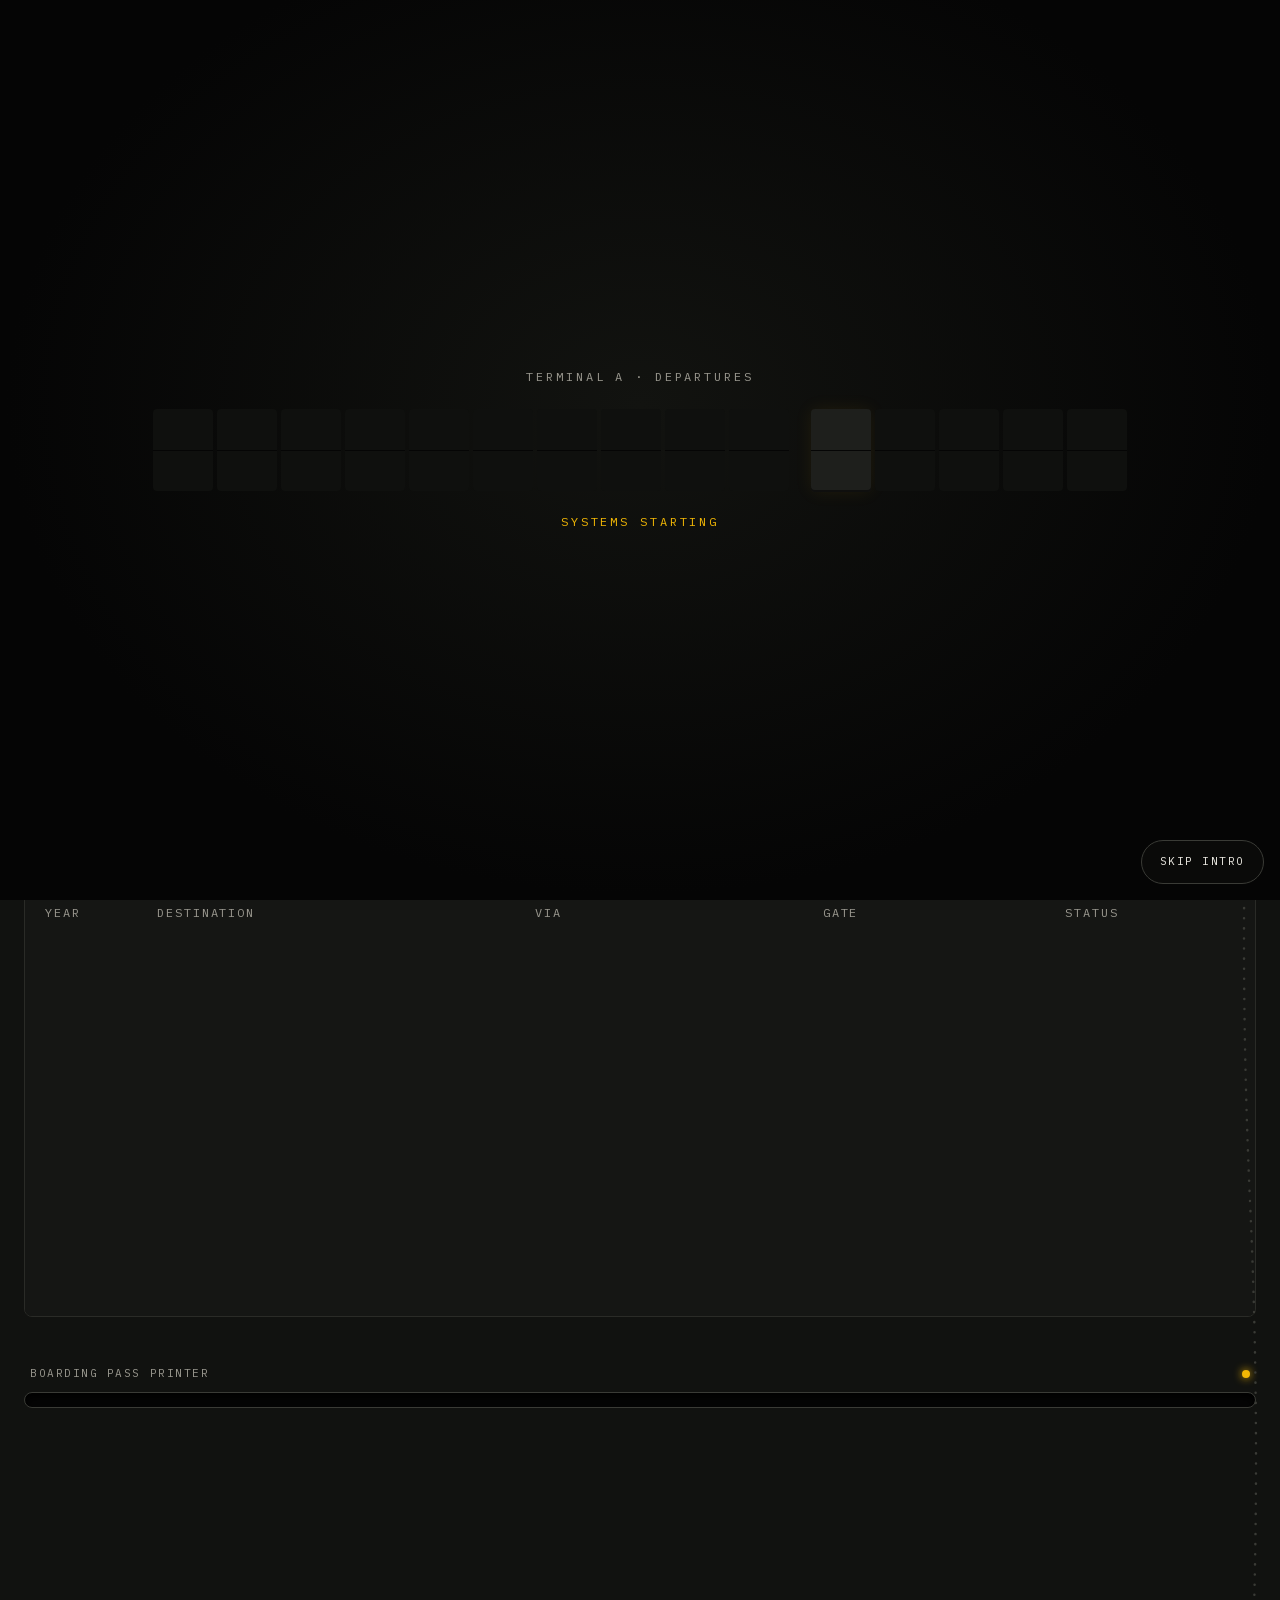
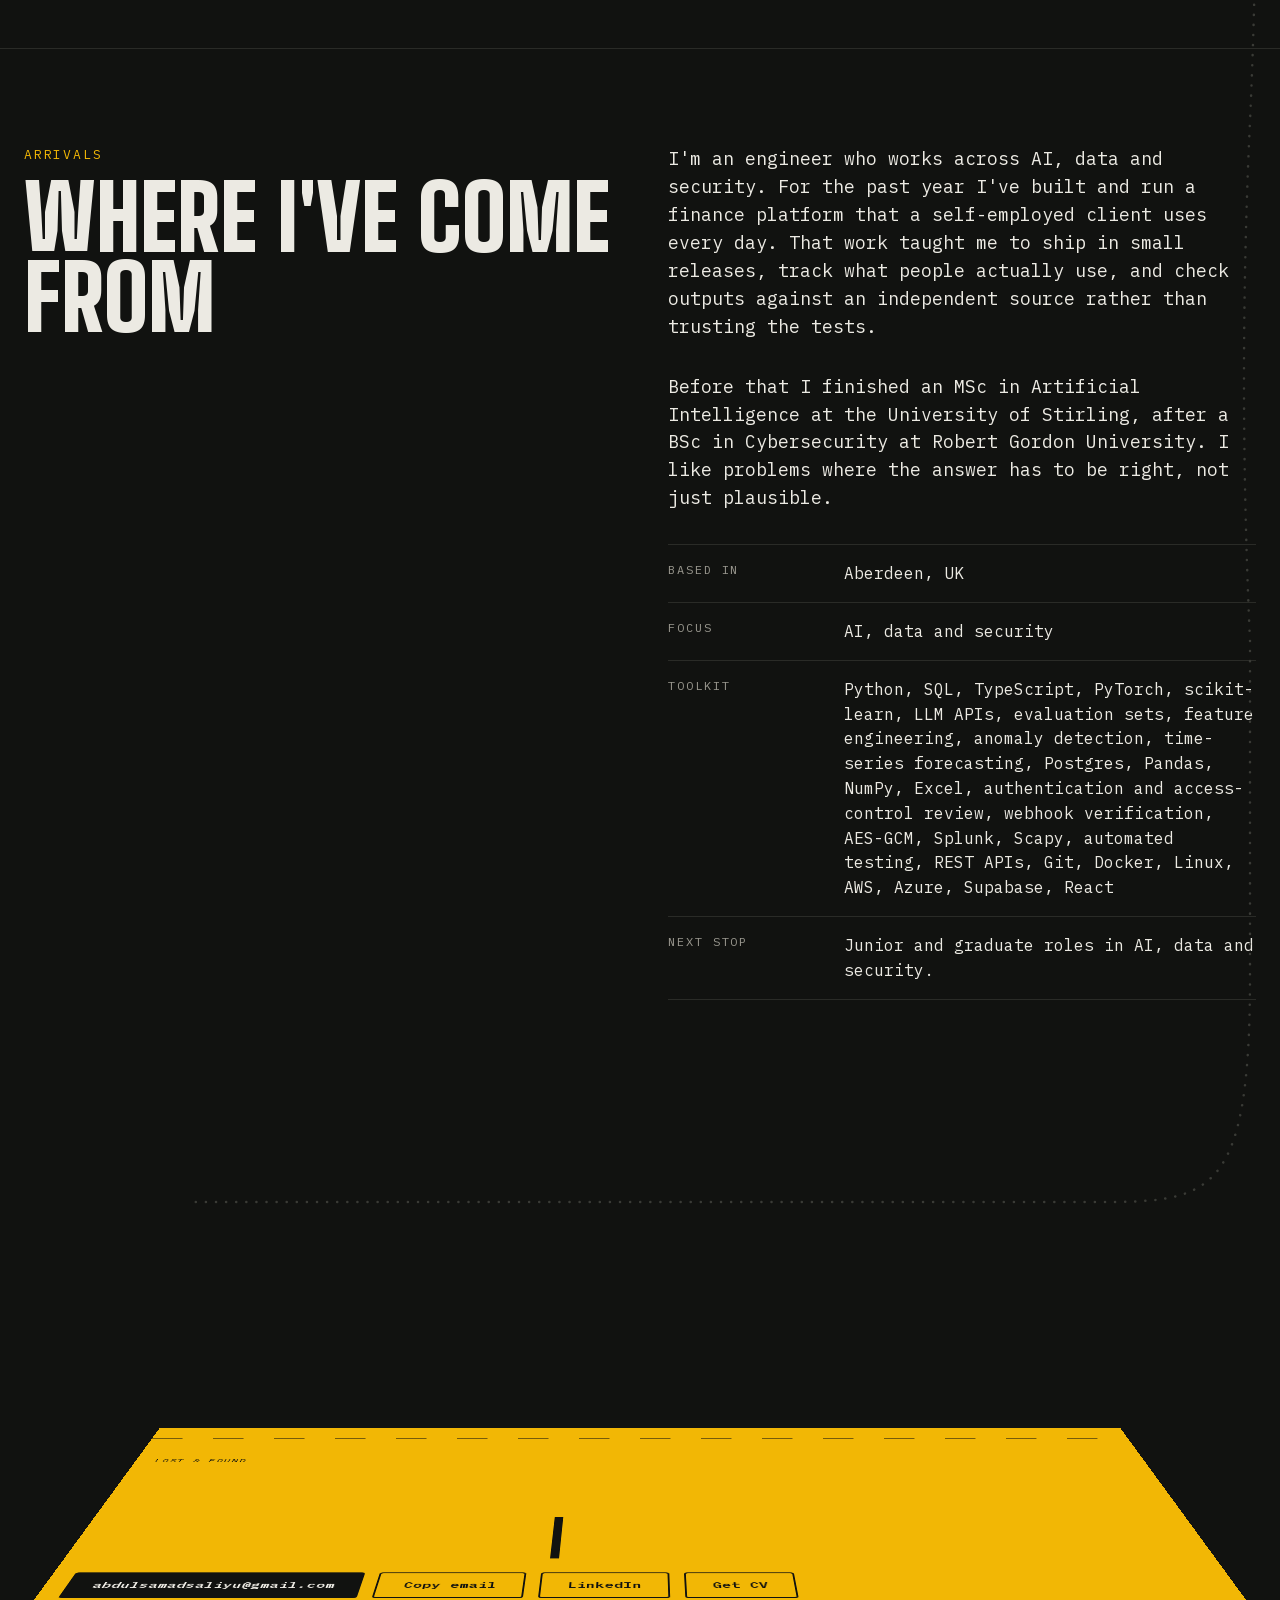
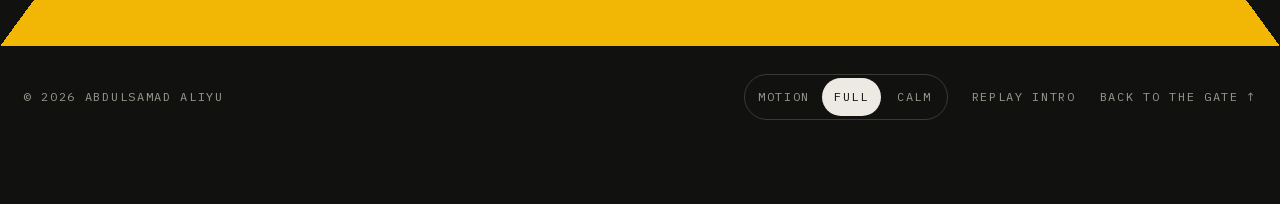
<file: index.html>
<!doctype html>
<!-- Home page. Generated from departures/index.html by tools/sync-html.js: edit that file, then run the tool. -->
<html lang="en-GB">
<head>
  <meta charset="utf-8">
  <meta name="viewport" content="width=device-width, initial-scale=1">
  <title>Abdulsamad Aliyu, AI, data and security engineer</title>
  <meta name="description" content="Projects in AI, data and security: a finance platform in daily use, an evaluated text-to-SQL agent, and machine learning on 50,000-record datasets.">
  <meta http-equiv="Content-Security-Policy" content="default-src 'self'; script-src 'self'; style-src 'self'; font-src 'self'; img-src 'self' data:; connect-src 'self'; manifest-src 'self'; worker-src 'self'; object-src 'none'; base-uri 'self'; form-action 'none'">
  <meta name="referrer" content="strict-origin-when-cross-origin">
  <meta name="theme-color" content="#111210">
  <meta property="og:type" content="website">
  <meta property="og:title" content="Abdulsamad Aliyu, AI, data and security engineer">
  <meta property="og:description" content="Projects in AI, data and security: a finance platform in daily use, an evaluated text-to-SQL agent, and machine learning on 50,000-record datasets.">
  <meta name="twitter:card" content="summary_large_image">
  <meta name="twitter:title" content="Abdulsamad Aliyu, AI, data and security engineer">
  <meta name="twitter:description" content="Projects in AI, data and security: a finance platform in daily use, an evaluated text-to-SQL agent, and machine learning on 50,000-record datasets.">
  <!-- site-url: canonical, og:url and absolute image URLs. Run: node tools/set-domain.js https://your-domain -->
  <link rel="canonical" href="https://abdulsamad05.github.io/">
  <meta property="og:url" content="https://abdulsamad05.github.io/">
  <meta property="og:image" content="https://abdulsamad05.github.io/assets/departures/og.png">
  <meta name="twitter:image" content="https://abdulsamad05.github.io/assets/departures/og.png">
  <!-- /site-url -->
  <link rel="icon" href="assets/departures/favicon.svg" type="image/svg+xml">
  <link rel="icon" href="assets/departures/favicon-32.png" sizes="32x32" type="image/png">
  <link rel="apple-touch-icon" href="assets/departures/apple-touch-icon.png">
  <link rel="manifest" href="manifest.webmanifest">
  <link rel="preload" href="assets/fonts/big-shoulders-display-latin.woff2" as="font" type="font/woff2" crossorigin>
  <link rel="stylesheet" href="assets/fonts/departures.css">
  <link rel="stylesheet" href="departures/styles.css">
  <link rel="stylesheet" href="shared/print.css" media="print">
  <script src="departures/boot.js"></script>
  <script type="application/ld+json">
  {
    "@context": "https://schema.org",
    "@graph": [
      {"@type":"Person","@id":"#me","name":"Abdulsamad Aliyu","jobTitle":"AI, data and security engineer","description":"I build software people rely on, and I check the numbers before anyone else has to.","address":{"@type":"PostalAddress","addressLocality":"Aberdeen","addressCountry":"GB"},"alumniOf":[{"@type":"CollegeOrUniversity","name":"University of Stirling"},{"@type":"CollegeOrUniversity","name":"The Robert Gordon University"}],"sameAs":["https://www.linkedin.com/in/abdulsamad-aliyu-shehu-"],"knowsAbout":["Python","SQL","TypeScript","PyTorch","scikit-learn","LLM APIs","evaluation sets","feature engineering","anomaly detection","time-series forecasting","Postgres","Pandas","NumPy","Excel","authentication and access-control review","webhook verification","AES-GCM","Splunk","Scapy","automated testing","REST APIs","Git","Docker","Linux","AWS","Azure","Supabase","React"]},
      {"@type":"CreativeWork","@id":"#finance-platform","name":"Finance platform in daily use","description":"A platform a self-employed client uses every day for income, invoices, expenses and UK tax.","keywords":"Python, SQL, Postgres, TypeScript, Supabase","creator":{"@id":"#me"}},
      {"@type":"CreativeWork","@id":"#text-to-sql","name":"Ask a database in plain English","description":"An agent that turns plain-English questions into SQL, tested against its own gold-labelled question set.","keywords":"Python, SQL, LLM APIs","creator":{"@id":"#me"}},
      {"@type":"CreativeWork","@id":"#customer-value","name":"Customer lifetime value and churn","description":"Lifetime-value and churn models on 1,067,371 transaction lines from a UK online retailer, a public dataset (UCI Online Retail II).","keywords":"Python, Pandas, SciPy, scikit-learn","creator":{"@id":"#me"}},
      {"@type":"CreativeWork","@id":"#predictive-models","name":"Churn, fraud and phishing models","description":"Classification models on 50,000 customer records and 50,000+ emails.","keywords":"Python, scikit-learn, Pandas","creator":{"@id":"#me"}},
      {"@type":"CreativeWork","@id":"#anomaly-detection","name":"Anomaly detection on event data","description":"Anomaly detection and forecasting on 50,000 unlabelled events arriving in six inconsistent formats.","keywords":"Python, scikit-learn (Isolation Forest), SARIMA","creator":{"@id":"#me"}}
    ]
  }
  </script>
</head>
<body>
  <div class="intro" id="intro" aria-hidden="true">
    <div class="intro-scan"></div>
    <div class="intro-board">
      <div class="intro-sub">Terminal A · Departures</div>
      <div class="intro-tiles" id="introTiles"></div>
      <div class="intro-sub intro-status" id="introStatus">Systems starting</div>
    </div>
  </div>
  <button type="button" class="intro-skip" id="introSkip">Skip intro</button>

  <a class="skip" href="#work">Skip to projects</a>
  <p id="live" class="sr-only" role="status" aria-live="polite"></p>

  <div class="ticker" id="tickerBar" role="region" aria-label="Announcements">
    <span class="ticker-tag">Announcements</span>
    <div class="ticker-viewport"><div class="ticker-track" id="ticker"></div></div>
    <button type="button" class="ticker-pause" id="tickerPause" aria-pressed="false" aria-label="Pause announcements">
      <svg class="i-pause" width="14" height="14" viewBox="0 0 24 24" fill="none" stroke="currentColor" stroke-width="2.5" stroke-linecap="round" aria-hidden="true"><path d="M9 5v14M15 5v14"/></svg>
      <svg class="i-play" width="14" height="14" viewBox="0 0 24 24" fill="none" stroke="currentColor" stroke-width="2.5" stroke-linejoin="round" aria-hidden="true"><path d="M7 4l13 8-13 8V4z"/></svg>
    </button>
  </div>

  <header class="site-header">
    <div class="wrap header-inner">
      <a href="#top" class="brand">
        <span class="brand-mark">AA</span>
        <span class="eyebrow">Terminal A · Portfolio</span>
      </a>
      <nav aria-label="Main" class="nav">
        <a href="#work">Departures</a>
        <a href="#about">Arrivals</a>
        <a href="#contact">Lost &amp; found</a>
      </nav>
      <div class="clock">
        <span class="muted eyebrow">Your local time</span>
        <span id="clock" class="clock-time">--:--</span>
      </div>
    </div>
  </header>

  <main>
    <section id="top" class="wrap hero">
      <div class="boarding eyebrow">
        <span class="dot blink" aria-hidden="true"></span>
        <span>Now boarding</span>
      </div>
      <h1 class="display hero-title">Abdulsamad<br>Aliyu</h1>
      <div class="hero-foot">
        <p class="lede" data-field="identity.intro">I build software people rely on, and I check the numbers before anyone else has to.</p>
        <div class="actions">
          <a href="#work" class="btn btn-accent">See the board
            <svg width="18" height="18" viewBox="0 0 24 24" fill="none" stroke="currentColor" stroke-width="2" stroke-linecap="round" stroke-linejoin="round" aria-hidden="true"><path d="M12 5v14M5 12l7 7 7-7"/></svg>
          </a>
          <a href="#contact" class="btn btn-ghost">Get in touch</a>
        </div>
      </div>
    </section>

    <section id="work" class="wrap work">
      <div class="work-head">
        <div class="stack">
          <span class="eyebrow muted" title="Keyboard: Up and Down move through the board, Enter opens a flight, Esc closes it">Selected work · click a flight</span>
          <p class="sr-only">Keyboard: Up and Down move through the board, Enter opens a flight, Esc closes it.</p>
          <h2 class="tiles" aria-label="Departures"><span class="tile" aria-hidden="true">D</span><span class="tile" aria-hidden="true">E</span><span class="tile" aria-hidden="true">P</span><span class="tile" aria-hidden="true">A</span><span class="tile" aria-hidden="true">R</span><span class="tile" aria-hidden="true">T</span><span class="tile" aria-hidden="true">U</span><span class="tile" aria-hidden="true">R</span><span class="tile" aria-hidden="true">E</span><span class="tile" aria-hidden="true">S</span></h2>
        </div>
        <div id="filters" class="filters" role="group" aria-label="Filter by status"><button type="button" class="chip" data-filter="all" aria-pressed="true">All flights</button><button type="button" class="chip" data-filter="shipped" aria-pressed="false">Departed</button><button type="button" class="chip" data-filter="progress" aria-pressed="false">Boarding</button><button type="button" class="chip" data-filter="concept" aria-pressed="false">On hold</button></div>
      </div>

      <div class="board" id="board">
        <div class="board-inner">
          <div class="board-head grid-cols" aria-hidden="true">
            <span>Year</span><span>Destination</span><span>Via</span><span>Gate</span><span>Status</span>
          </div>
          <div id="rows" class="rows">
    <button type="button" class="row" data-id="finance-platform" data-status="shipped" aria-pressed="true">
      <span class="row-year">2025–present</span>
      <span class="row-name"><span class="sr-only">Finance platform in daily use</span><span class="flap" aria-hidden="true">Finance platform in daily use</span></span>
      <span class="soft">Python, SQL, Postgres, TypeScript, Supabase</span>
      <span class="soft">A1</span>
      <span class="status"><span class="status-dot " aria-hidden="true"></span><span class="status-label"><span class="sr-only">Departed</span><span class="flap" aria-hidden="true">Departed</span></span></span>
    </button>
    <button type="button" class="row" data-id="text-to-sql" data-status="shipped" aria-pressed="false">
      <span class="row-year">2025</span>
      <span class="row-name"><span class="sr-only">Ask a database in plain English</span><span class="flap" aria-hidden="true">Ask a database in plain English</span></span>
      <span class="soft">Python, SQL, LLM APIs</span>
      <span class="soft">A2</span>
      <span class="status"><span class="status-dot " aria-hidden="true"></span><span class="status-label"><span class="sr-only">Departed</span><span class="flap" aria-hidden="true">Departed</span></span></span>
    </button>
    <button type="button" class="row" data-id="customer-value" data-status="shipped" aria-pressed="false">
      <span class="row-year">2026</span>
      <span class="row-name"><span class="sr-only">Customer lifetime value and churn</span><span class="flap" aria-hidden="true">Customer lifetime value and churn</span></span>
      <span class="soft">Python, Pandas, SciPy, scikit-learn</span>
      <span class="soft">A3</span>
      <span class="status"><span class="status-dot " aria-hidden="true"></span><span class="status-label"><span class="sr-only">Departed</span><span class="flap" aria-hidden="true">Departed</span></span></span>
    </button>
    <button type="button" class="row" data-id="predictive-models" data-status="shipped" aria-pressed="false">
      <span class="row-year">2024–2025</span>
      <span class="row-name"><span class="sr-only">Churn, fraud and phishing models</span><span class="flap" aria-hidden="true">Churn, fraud and phishing models</span></span>
      <span class="soft">Python, scikit-learn, Pandas</span>
      <span class="soft">A4</span>
      <span class="status"><span class="status-dot " aria-hidden="true"></span><span class="status-label"><span class="sr-only">Departed</span><span class="flap" aria-hidden="true">Departed</span></span></span>
    </button>
    <button type="button" class="row" data-id="anomaly-detection" data-status="shipped" aria-pressed="false">
      <span class="row-year">2024–2025</span>
      <span class="row-name"><span class="sr-only">Anomaly detection on event data</span><span class="flap" aria-hidden="true">Anomaly detection on event data</span></span>
      <span class="soft">Python, scikit-learn (Isolation Forest), SARIMA</span>
      <span class="soft">A5</span>
      <span class="status"><span class="status-dot " aria-hidden="true"></span><span class="status-label"><span class="sr-only">Departed</span><span class="flap" aria-hidden="true">Departed</span></span></span>
    </button></div>
          <p id="empty" class="empty muted" hidden>No flights with this status yet.</p>
        </div>
      </div>
    </section>

    <section class="wrap pass-wrap" aria-label="Selected project">
      <div class="printer" id="printer">
        <div class="slot-head eyebrow muted" aria-hidden="true">
          <span>Boarding pass printer</span>
          <span class="slot-led"></span>
        </div>
        <div class="slot" aria-hidden="true"></div>
        <div class="paper">
          <article id="pass" class="pass waiting">
    <div class="pass-main">
      <div class="pass-meta"><span>Boarding pass · 6 security weaknesses found and fixed</span><span>Flight AA101</span></div>
      <h3 class="display pass-title"><span class="sr-only">Finance platform in daily use</span><span class="flap" aria-hidden="true">Finance platform in daily use</span></h3>
      <p class="pass-summary">A platform a self-employed client uses every day for income, invoices, expenses and UK tax.</p>
      <div class="pass-grid">
        <div><span class="label">The problem</span><span>My client was running her finances from spreadsheets. She needed one place for income, invoicing, expenses and tax that she could trust.</span></div>
        <div><span class="label">What I did</span><span>Combined three data sources into one structure: a direct bank feed, photographed receipts read with OCR, and forwarded invoice emails.</span><span>Shipped four AI features in small releases: receipt OCR with categorisation, invoice filling from forwarded emails, overdue-invoice chasing and savings plans.</span></div>
        <div><span class="label">Outcome</span><span>Tracked use after release. Two AI features are used constantly and one is barely touched, and that changed what I built next.</span><span>Caught a tax figure that was wrong while every automated test passed, by checking the output against published HMRC guidance, then corrected the logic.</span><span>Found and fixed six security weaknesses, including a login with no attempt limit, nine routes reachable without signing in, and a webhook that would accept a forged message.</span><span>Traced a live incident where an email loop sent over 400 messages and fixed it the same day.</span></div>
      </div>
    </div>
    <div class="pass-stub">
      <div class="stub-grid">
        <div><span class="label">Year</span><strong>2025–present</strong></div>
        <div><span class="label">Status</span><strong class="pass-status">Departed</strong></div>
        <div><span class="label">Gate</span><strong>A1</strong></div>
        <div><span class="label">Via</span><strong>Python, SQL, Postgres, TypeScript, Supabase</strong></div>
      </div>
      <div class="barcode" aria-hidden="true"></div>
      
    </div></article>
        </div>
      </div>
    </section>

    <section id="about" class="about">
      <div class="wrap two-col">
        <div class="stack">
          <span class="eyebrow accent">Arrivals</span>
          <h2 class="display section-title">Where I've come from</h2>
        </div>
        <div class="stack-lg">
          <p class="body-lg" data-field="about.0">I'm an engineer who works across AI, data and security. For the past year I've built and run a finance platform that a self-employed client uses every day. That work taught me to ship in small releases, track what people actually use, and check outputs against an independent source rather than trusting the tests.</p>
          <p class="body-lg" data-field="about.1">Before that I finished an MSc in Artificial Intelligence at the University of Stirling, after a BSc in Cybersecurity at Robert Gordon University. I like problems where the answer has to be right, not just plausible.</p>
          <dl class="facts">
            <div><dt>Based in</dt><dd data-field="identity.city">Aberdeen, UK</dd></div>
            <div><dt>Focus</dt><dd data-field="identity.focus">AI, data and security</dd></div>
            <div><dt>Toolkit</dt><dd data-field="skills.all">Python, SQL, TypeScript, PyTorch, scikit-learn, LLM APIs, evaluation sets, feature engineering, anomaly detection, time-series forecasting, Postgres, Pandas, NumPy, Excel, authentication and access-control review, webhook verification, AES-GCM, Splunk, Scapy, automated testing, REST APIs, Git, Docker, Linux, AWS, Azure, Supabase, React</dd></div>
            <div><dt>Next stop</dt><dd data-field="identity.seeking">Junior and graduate roles in AI, data and security.</dd></div>
          </dl>
        </div>
      </div>
    </section>

    <section id="contact" class="contact">
      <div class="runway" aria-hidden="true"></div>
      <div class="wrap stack-lg">
        <span class="eyebrow" id="lostFound">Lost &amp; found</span>
        <h2 class="display contact-title" id="landTitle">Looking for someone? Say hello.</h2>
        <div class="actions">
          <a href="mailto:abdulsamadsaliyu@gmail.com" class="btn btn-dark" data-link="email" data-field="contact.email">abdulsamadsaliyu@gmail.com</a>
          <button type="button" class="btn btn-outline-dark copy-btn" id="copyEmail">Copy email<span class="stamp-mark" aria-hidden="true">Copied ✓</span></button>
          <a href="https://www.linkedin.com/in/abdulsamad-aliyu-shehu-" class="btn btn-outline-dark" data-link="linkedin" target="_blank" rel="noopener noreferrer">LinkedIn</a>
          <a class="btn btn-outline-dark" data-link="github" hidden>GitHub</a>
          <a class="btn btn-outline-dark" data-link="cv" hidden>Get CV</a>
        </div>
      </div>
    </section>
  </main>

  <footer class="wrap footer eyebrow muted">
    <span>© <span id="year">2026</span> Abdulsamad Aliyu</span>
    <div class="footer-controls">
      <div class="motion-switch" role="group" aria-label="Motion">
        <span>Motion</span>
        <button type="button" data-motion="full" aria-pressed="true">Full</button>
        <button type="button" data-motion="calm" aria-pressed="false">Calm</button>
      </div>
      <button type="button" class="replay" id="replayIntro">Replay intro</button>
      <a href="#top">Back to the gate ↑</a>
    </div>
  </footer>

  <!-- decorative layers, filled in by extras.js -->
  <div id="flight" class="flight" aria-hidden="true" hidden>
    <svg id="flightSvg">
      <defs><mask id="flownMask" maskUnits="userSpaceOnUse"><path id="flownMaskPath" fill="none" stroke="#fff" stroke-width="8"/></mask></defs>
      <path id="route" class="route" fill="none"/>
      <path id="routeFlown" class="route-flown" fill="none" mask="url(#flownMask)"/>
      <g id="plane" class="plane">
        <path d="M13 0c0-1.4-1.6-2.4-4-2.4H-10c-1.4 0-2.4 1-2.4 2.4s1 2.4 2.4 2.4H9c2.4 0 4-1 4-2.4z M3-2.2L-3-12h-3.2l2.4 9.8z M3 2.2L-3 12h-3.2l2.4-9.8z M-8-2.2l-3.4-5h-2l1.4 5z M-8 2.2l-3.4 5h-2l1.4-5z"/>
      </g>
    </svg>
  </div>
  <div id="ghost" class="ghost" aria-hidden="true"></div>
  <button type="button" id="soundToggle" class="sound-toggle" aria-pressed="false" aria-label="Sound">
    <svg width="18" height="18" viewBox="0 0 24 24" fill="none" stroke="currentColor" stroke-width="2" stroke-linecap="round" stroke-linejoin="round" aria-hidden="true"><path d="M11 5L6 9H3v6h3l5 4V5z"/><path class="wave" d="M15.5 8.5a5 5 0 0 1 0 7"/><path class="wave" d="M18.5 5.5a9 9 0 0 1 0 13"/><path class="mute" d="M16 9l6 6M22 9l-6 6"/></svg>
    <span class="sound-label">Sound off</span>
  </button>

  <script src="shared/content.js" defer></script>
  <script src="shared/site.js" defer></script>
  <script src="departures/script.js" defer></script>
  <script src="departures/extras.js" defer></script>
</body>
</html>
</file>
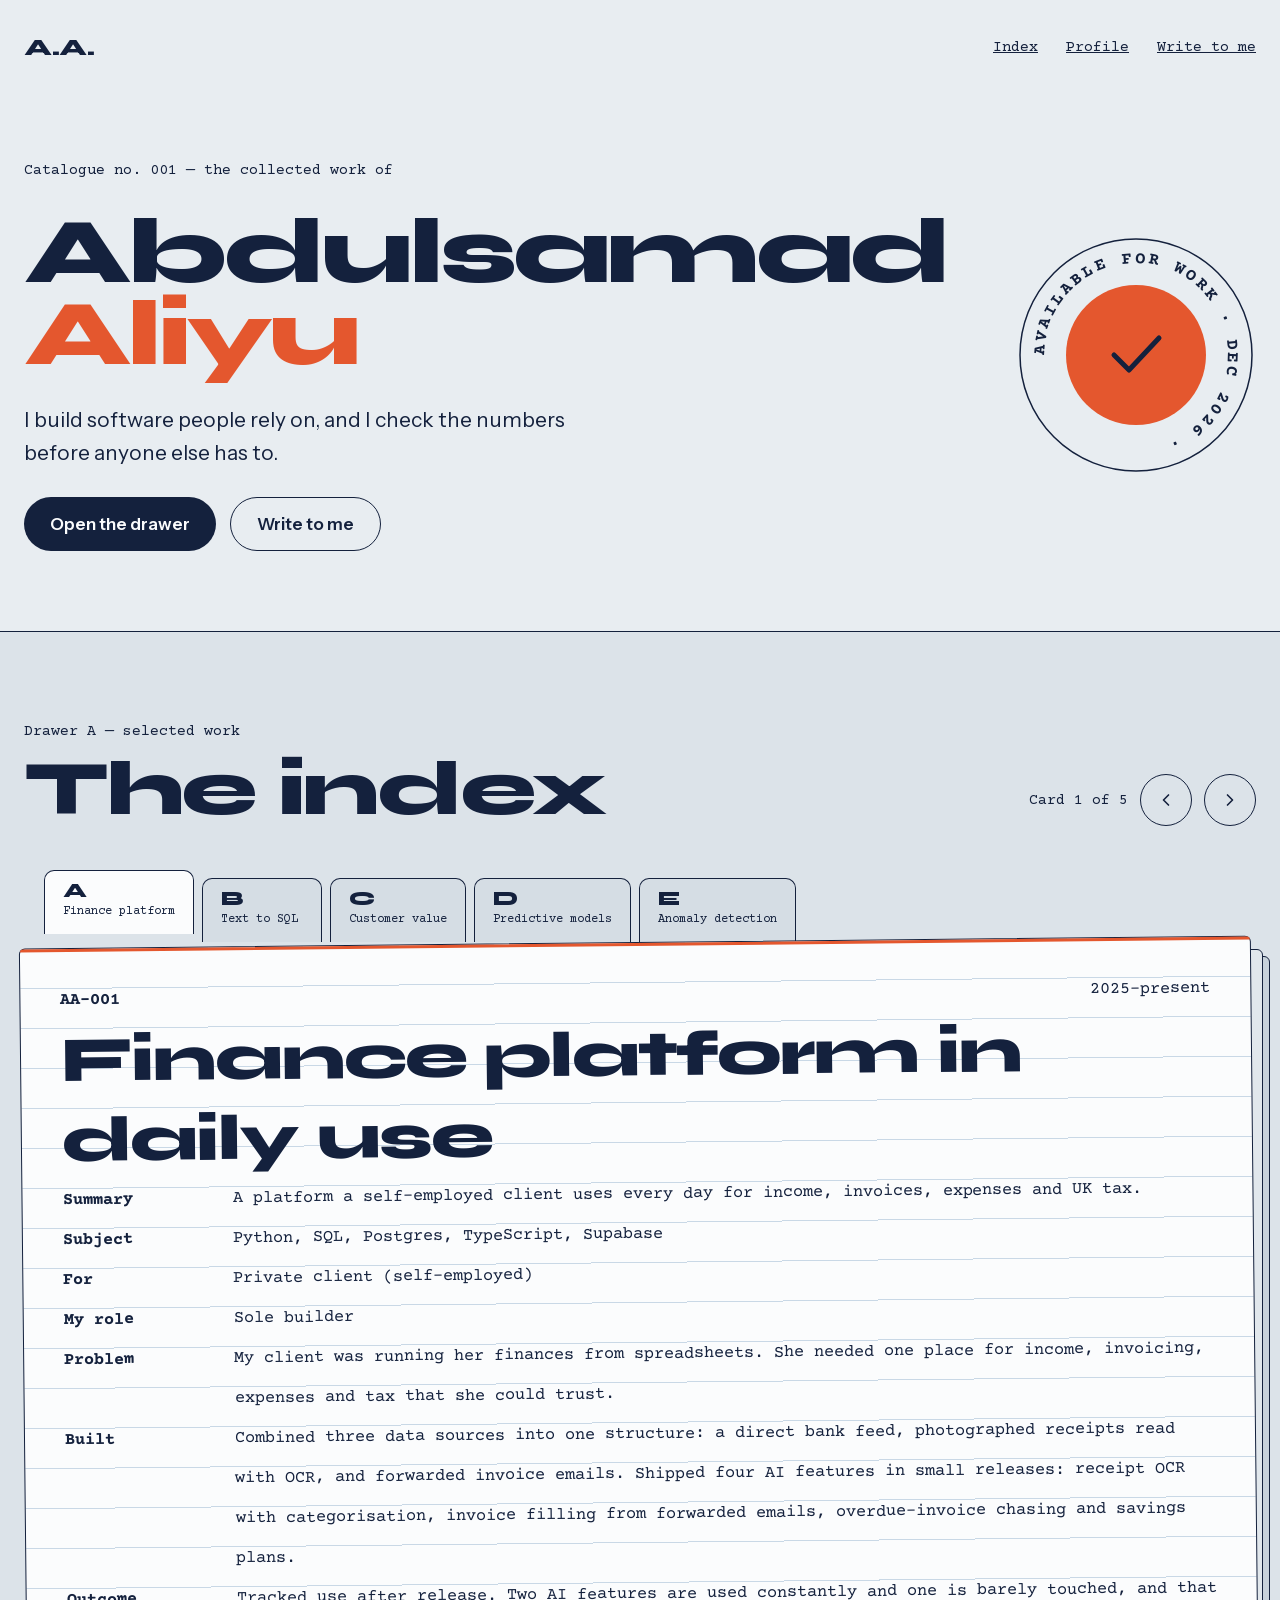
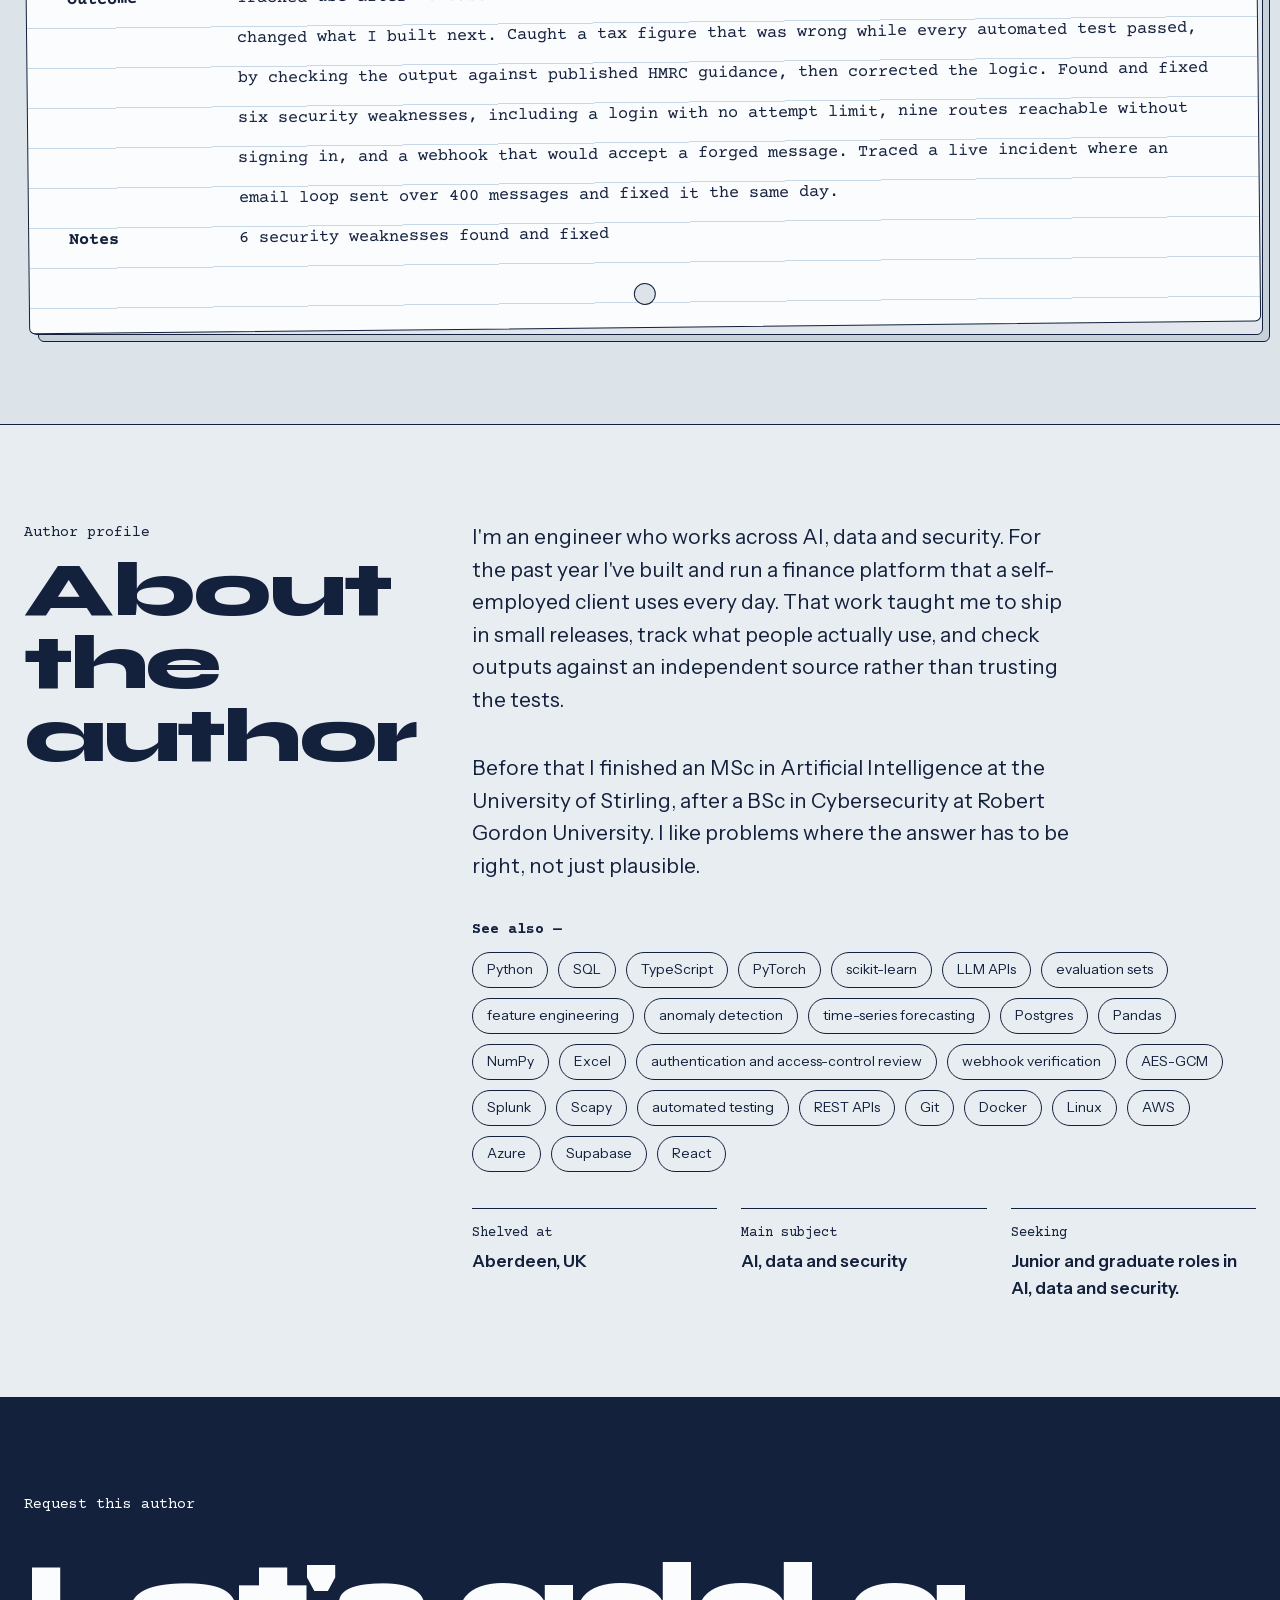
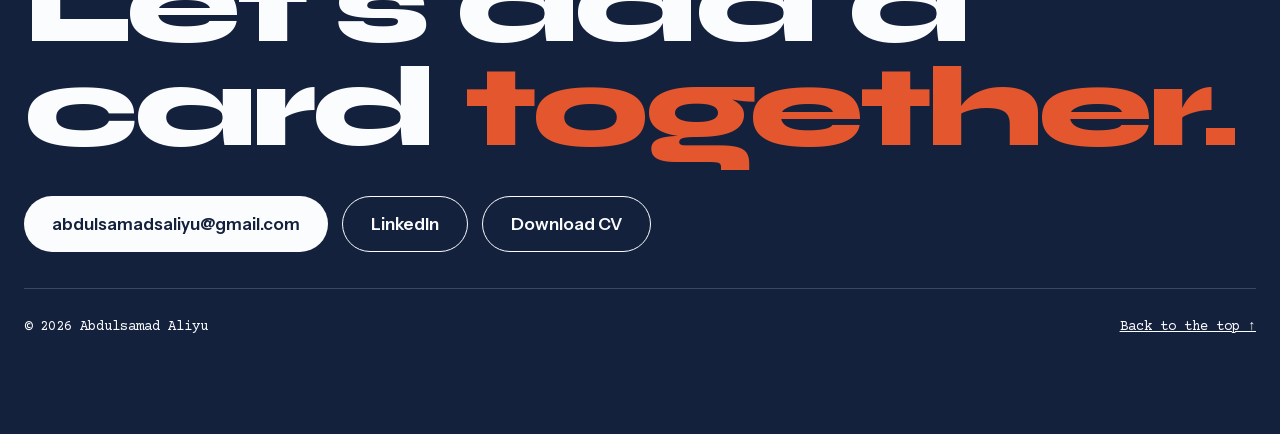
<file: catalogue/index.html>
<!doctype html>
<html lang="en-GB">
<head>
  <meta charset="utf-8">
  <meta name="viewport" content="width=device-width, initial-scale=1">
  <title>Abdulsamad Aliyu, AI, data and security engineer</title>
  <meta name="description" content="Projects in AI, data and security: a finance platform in daily use, an evaluated text-to-SQL agent, and machine learning on 50,000-record datasets.">
  <meta name="robots" content="noindex">
  <meta http-equiv="Content-Security-Policy" content="default-src 'self'; script-src 'self'; style-src 'self'; font-src 'self'; img-src 'self' data:; connect-src 'self'; manifest-src 'self'; worker-src 'self'; object-src 'none'; base-uri 'self'; form-action 'none'">
  <meta name="referrer" content="strict-origin-when-cross-origin">
  <meta name="theme-color" content="#E8EDF1">
  <meta property="og:type" content="website">
  <meta property="og:title" content="Abdulsamad Aliyu, AI, data and security engineer">
  <meta property="og:description" content="Projects in AI, data and security: a finance platform in daily use, an evaluated text-to-SQL agent, and machine learning on 50,000-record datasets.">
  <meta name="twitter:card" content="summary_large_image">
  <meta name="twitter:title" content="Abdulsamad Aliyu, AI, data and security engineer">
  <meta name="twitter:description" content="Projects in AI, data and security: a finance platform in daily use, an evaluated text-to-SQL agent, and machine learning on 50,000-record datasets.">
  <!-- site-url: canonical, og:url and absolute image URLs. Run: node tools/set-domain.js https://your-domain -->
  <link rel="canonical" href="https://abdulsamad05.github.io/catalogue/">
  <meta property="og:url" content="https://abdulsamad05.github.io/catalogue/">
  <meta property="og:image" content="https://abdulsamad05.github.io/assets/catalogue/og.png">
  <meta name="twitter:image" content="https://abdulsamad05.github.io/assets/catalogue/og.png">
  <!-- /site-url -->
  <link rel="icon" href="../assets/catalogue/favicon.svg" type="image/svg+xml">
  <link rel="icon" href="../assets/catalogue/favicon-32.png" sizes="32x32" type="image/png">
  <link rel="apple-touch-icon" href="../assets/catalogue/apple-touch-icon.png">
  <link rel="manifest" href="manifest.webmanifest">
  <link rel="preload" href="../assets/fonts/syne-latin.woff2" as="font" type="font/woff2" crossorigin>
  <link rel="stylesheet" href="../assets/fonts/catalogue.css">
  <link rel="stylesheet" href="styles.css">
  <link rel="stylesheet" href="../shared/print.css" media="print">
  <script type="application/ld+json">
  {
    "@context": "https://schema.org",
    "@graph": [
      {"@type":"Person","@id":"#me","name":"Abdulsamad Aliyu","jobTitle":"AI, data and security engineer","description":"I build software people rely on, and I check the numbers before anyone else has to.","address":{"@type":"PostalAddress","addressLocality":"Aberdeen","addressCountry":"GB"},"alumniOf":[{"@type":"CollegeOrUniversity","name":"University of Stirling"},{"@type":"CollegeOrUniversity","name":"The Robert Gordon University"}],"sameAs":["https://www.linkedin.com/in/abdulsamad-aliyu-shehu-"],"knowsAbout":["Python","SQL","TypeScript","PyTorch","scikit-learn","LLM APIs","evaluation sets","feature engineering","anomaly detection","time-series forecasting","Postgres","Pandas","NumPy","Excel","authentication and access-control review","webhook verification","AES-GCM","Splunk","Scapy","automated testing","REST APIs","Git","Docker","Linux","AWS","Azure","Supabase","React"]},
      {"@type":"CreativeWork","@id":"#finance-platform","name":"Finance platform in daily use","description":"A platform a self-employed client uses every day for income, invoices, expenses and UK tax.","keywords":"Python, SQL, Postgres, TypeScript, Supabase","creator":{"@id":"#me"}},
      {"@type":"CreativeWork","@id":"#text-to-sql","name":"Ask a database in plain English","description":"An agent that turns plain-English questions into SQL, tested against its own gold-labelled question set.","keywords":"Python, SQL, LLM APIs","creator":{"@id":"#me"}},
      {"@type":"CreativeWork","@id":"#customer-value","name":"Customer lifetime value and churn","description":"Lifetime-value and churn models on 1,067,371 transaction lines from a UK online retailer, a public dataset (UCI Online Retail II).","keywords":"Python, Pandas, SciPy, scikit-learn","creator":{"@id":"#me"}},
      {"@type":"CreativeWork","@id":"#predictive-models","name":"Churn, fraud and phishing models","description":"Classification models on 50,000 customer records and 50,000+ emails.","keywords":"Python, scikit-learn, Pandas","creator":{"@id":"#me"}},
      {"@type":"CreativeWork","@id":"#anomaly-detection","name":"Anomaly detection on event data","description":"Anomaly detection and forecasting on 50,000 unlabelled events arriving in six inconsistent formats.","keywords":"Python, scikit-learn (Isolation Forest), SARIMA","creator":{"@id":"#me"}}
    ]
  }
  </script>
</head>
<body>
  <a class="skip" href="#index">Skip to projects</a>
  <p id="live" class="sr-only" role="status" aria-live="polite"></p>

  <header class="wrap site-header">
    <a href="#top" class="brand">A.A.</a>
    <nav aria-label="Main" class="nav typewriter">
      <a href="#index">Index</a>
      <a href="#profile">Profile</a>
      <a href="#write">Write to me</a>
    </nav>
  </header>

  <main>
    <section id="top" class="wrap hero">
      <div class="hero-text">
        <span class="typewriter">Catalogue no. 001 — the collected work of</span>
        <h1 class="display hero-title">Abdulsamad <span class="accent">Aliyu</span></h1>
        <p class="lede" data-field="identity.intro">I build software people rely on, and I check the numbers before anyone else has to.</p>
        <div class="actions">
          <a href="#index" class="btn btn-ink">Open the drawer</a>
          <a href="#write" class="btn btn-outline">Write to me</a>
        </div>
      </div>
      <div class="hero-stamp">
        <svg class="stamp" width="240" height="240" viewBox="0 0 240 240" role="img" aria-label="Available for work from Oct 2026">
          <defs><path id="ring" d="M120,120 m-92,0 a92,92 0 1,1 184,0 a92,92 0 1,1 -184,0"/></defs>
          <circle cx="120" cy="120" r="116" fill="none" stroke="currentColor" stroke-width="1.5"/>
          <circle cx="120" cy="120" r="70" class="stamp-fill"/>
          <text font-family="Courier Prime, Courier New, monospace" font-size="17" font-weight="700" letter-spacing="3" fill="currentColor"><textPath href="#ring">AVAILABLE FOR WORK · OCT 2026 ·</textPath></text>
          <path d="M98 120l15 15 30-32" fill="none" stroke="currentColor" stroke-width="5" stroke-linecap="round" stroke-linejoin="round"/>
        </svg>
      </div>
    </section>

    <section id="index" class="index">
      <div class="wrap index-inner">
        <div class="index-head">
          <div class="stack">
            <span class="typewriter">Drawer A — selected work</span>
            <h2 class="display section-title">The index</h2>
          </div>
          <div class="pager">
            <span class="typewriter" id="pos">Card 1 of 5</span>
            <button type="button" class="navbtn" id="prev" aria-label="Previous card" aria-keyshortcuts="ArrowLeft" title="Previous card (Left arrow)">
              <svg width="20" height="20" viewBox="0 0 24 24" fill="none" stroke="currentColor" stroke-width="2" stroke-linecap="round" stroke-linejoin="round" aria-hidden="true"><path d="M15 18l-6-6 6-6"/></svg>
            </button>
            <button type="button" class="navbtn" id="next" aria-label="Next card" aria-keyshortcuts="ArrowRight" title="Next card (Right arrow)">
              <svg width="20" height="20" viewBox="0 0 24 24" fill="none" stroke="currentColor" stroke-width="2" stroke-linecap="round" stroke-linejoin="round" aria-hidden="true"><path d="M9 18l6-6-6-6"/></svg>
            </button>
          </div>
        </div>

        <div class="drawer">
          <div id="tabs" class="tabs" role="tablist" aria-label="Projects">
    <button type="button" role="tab" class="tab" id="tab-0" data-i="0" aria-selected="true" aria-controls="card" tabindex="0" aria-keyshortcuts="A" title="Finance platform in daily use (press A)">
      <span class="tab-letter">A</span>
      <span class="tab-short">Finance platform</span>
    </button>
    <button type="button" role="tab" class="tab" id="tab-1" data-i="1" aria-selected="false" aria-controls="card" tabindex="-1" aria-keyshortcuts="B" title="Ask a database in plain English (press B)">
      <span class="tab-letter">B</span>
      <span class="tab-short">Text to SQL</span>
    </button>
    <button type="button" role="tab" class="tab" id="tab-2" data-i="2" aria-selected="false" aria-controls="card" tabindex="-1" aria-keyshortcuts="C" title="Customer lifetime value and churn (press C)">
      <span class="tab-letter">C</span>
      <span class="tab-short">Customer value</span>
    </button>
    <button type="button" role="tab" class="tab" id="tab-3" data-i="3" aria-selected="false" aria-controls="card" tabindex="-1" aria-keyshortcuts="D" title="Churn, fraud and phishing models (press D)">
      <span class="tab-letter">D</span>
      <span class="tab-short">Predictive models</span>
    </button>
    <button type="button" role="tab" class="tab" id="tab-4" data-i="4" aria-selected="false" aria-controls="card" tabindex="-1" aria-keyshortcuts="E" title="Anomaly detection on event data (press E)">
      <span class="tab-letter">E</span>
      <span class="tab-short">Anomaly detection</span>
    </button></div>
          <div class="card-stack">
            <div class="card-shadow s2" aria-hidden="true"></div>
            <div class="card-shadow s1" aria-hidden="true"></div>
            <div id="card" class="card" role="tabpanel">
    <div class="card-rule" aria-hidden="true"></div>
    <div class="card-meta"><strong>AA–001</strong><span>2025–present</span></div>
    <h3 class="display card-title">Finance platform in daily use</h3>
    <dl class="card-fields">
      <dt>Summary</dt><dd>A platform a self-employed client uses every day for income, invoices, expenses and UK tax.</dd>
      <dt>Subject</dt><dd>Python, SQL, Postgres, TypeScript, Supabase</dd>
      <dt>For</dt><dd>Private client (self-employed)</dd>
      <dt>My role</dt><dd>Sole builder</dd>
      <dt>Problem</dt><dd>My client was running her finances from spreadsheets. She needed one place for income, invoicing, expenses and tax that she could trust.</dd>
      <dt>Built</dt><dd>Combined three data sources into one structure: a direct bank feed, photographed receipts read with OCR, and forwarded invoice emails. Shipped four AI features in small releases: receipt OCR with categorisation, invoice filling from forwarded emails, overdue-invoice chasing and savings plans.</dd>
      <dt>Outcome</dt><dd>Tracked use after release. Two AI features are used constantly and one is barely touched, and that changed what I built next. Caught a tax figure that was wrong while every automated test passed, by checking the output against published HMRC guidance, then corrected the logic. Found and fixed six security weaknesses, including a login with no attempt limit, nine routes reachable without signing in, and a webhook that would accept a forged message. Traced a live incident where an email loop sent over 400 messages and fixed it the same day.</dd>
      <dt>Notes</dt><dd>6 security weaknesses found and fixed</dd>
    </dl>
    
    <div class="card-hole" aria-hidden="true"></div></div>
          </div>
        </div>
      </div>
    </section>

    <section id="profile" class="wrap profile">
      <div class="profile-head stack">
        <span class="typewriter">Author profile</span>
        <h2 class="display section-title">About the author</h2>
      </div>
      <div class="profile-body">
        <p class="lede" data-field="about.0">I'm an engineer who works across AI, data and security. For the past year I've built and run a finance platform that a self-employed client uses every day. That work taught me to ship in small releases, track what people actually use, and check outputs against an independent source rather than trusting the tests.</p>
        <p class="lede" data-field="about.1">Before that I finished an MSc in Artificial Intelligence at the University of Stirling, after a BSc in Cybersecurity at Robert Gordon University. I like problems where the answer has to be right, not just plausible.</p>
        <div class="stack">
          <span class="typewriter bold">See also —</span>
          <ul class="tags" data-list="skills.all">
            <li>Python</li><li>SQL</li><li>TypeScript</li><li>PyTorch</li><li>scikit-learn</li><li>LLM APIs</li><li>evaluation sets</li><li>feature engineering</li><li>anomaly detection</li><li>time-series forecasting</li><li>Postgres</li><li>Pandas</li><li>NumPy</li><li>Excel</li><li>authentication and access-control review</li><li>webhook verification</li><li>AES-GCM</li><li>Splunk</li><li>Scapy</li><li>automated testing</li><li>REST APIs</li><li>Git</li><li>Docker</li><li>Linux</li><li>AWS</li><li>Azure</li><li>Supabase</li><li>React</li>
          </ul>
        </div>
        <dl class="facts">
          <div><dt class="typewriter">Shelved at</dt><dd data-field="identity.city">Aberdeen, UK</dd></div>
          <div><dt class="typewriter">Main subject</dt><dd data-field="identity.focus">AI, data and security</dd></div>
          <div><dt class="typewriter">Seeking</dt><dd data-field="identity.seeking">Junior and graduate roles in AI, data and security.</dd></div>
        </dl>
      </div>
    </section>

    <section id="write" class="write">
      <div class="wrap write-inner">
        <span class="typewriter">Request this author</span>
        <h2 class="display write-title">Let's add a card <span class="accent">together.</span></h2>
        <div class="actions">
          <a href="mailto:abdulsamadsaliyu@gmail.com" class="btn btn-paper" data-link="email" data-field="contact.email">abdulsamadsaliyu@gmail.com</a>
          <a href="https://www.linkedin.com/in/abdulsamad-aliyu-shehu-" class="btn btn-outline-light" data-link="linkedin" target="_blank" rel="noopener noreferrer">LinkedIn</a>
          <a class="btn btn-outline-light" data-link="github" hidden>GitHub</a>
          <a class="btn btn-outline-light" data-link="cv" hidden>Download CV</a>
        </div>
        <footer class="footer typewriter">
          <span>© <span id="year">2026</span> Abdulsamad Aliyu</span>
          <a href="#top">Back to the top ↑</a>
        </footer>
      </div>
    </section>
  </main>

  <script src="../shared/content.js" defer></script>
  <script src="../shared/site.js" defer></script>
  <script src="script.js" defer></script>
</body>
</html>
</file>
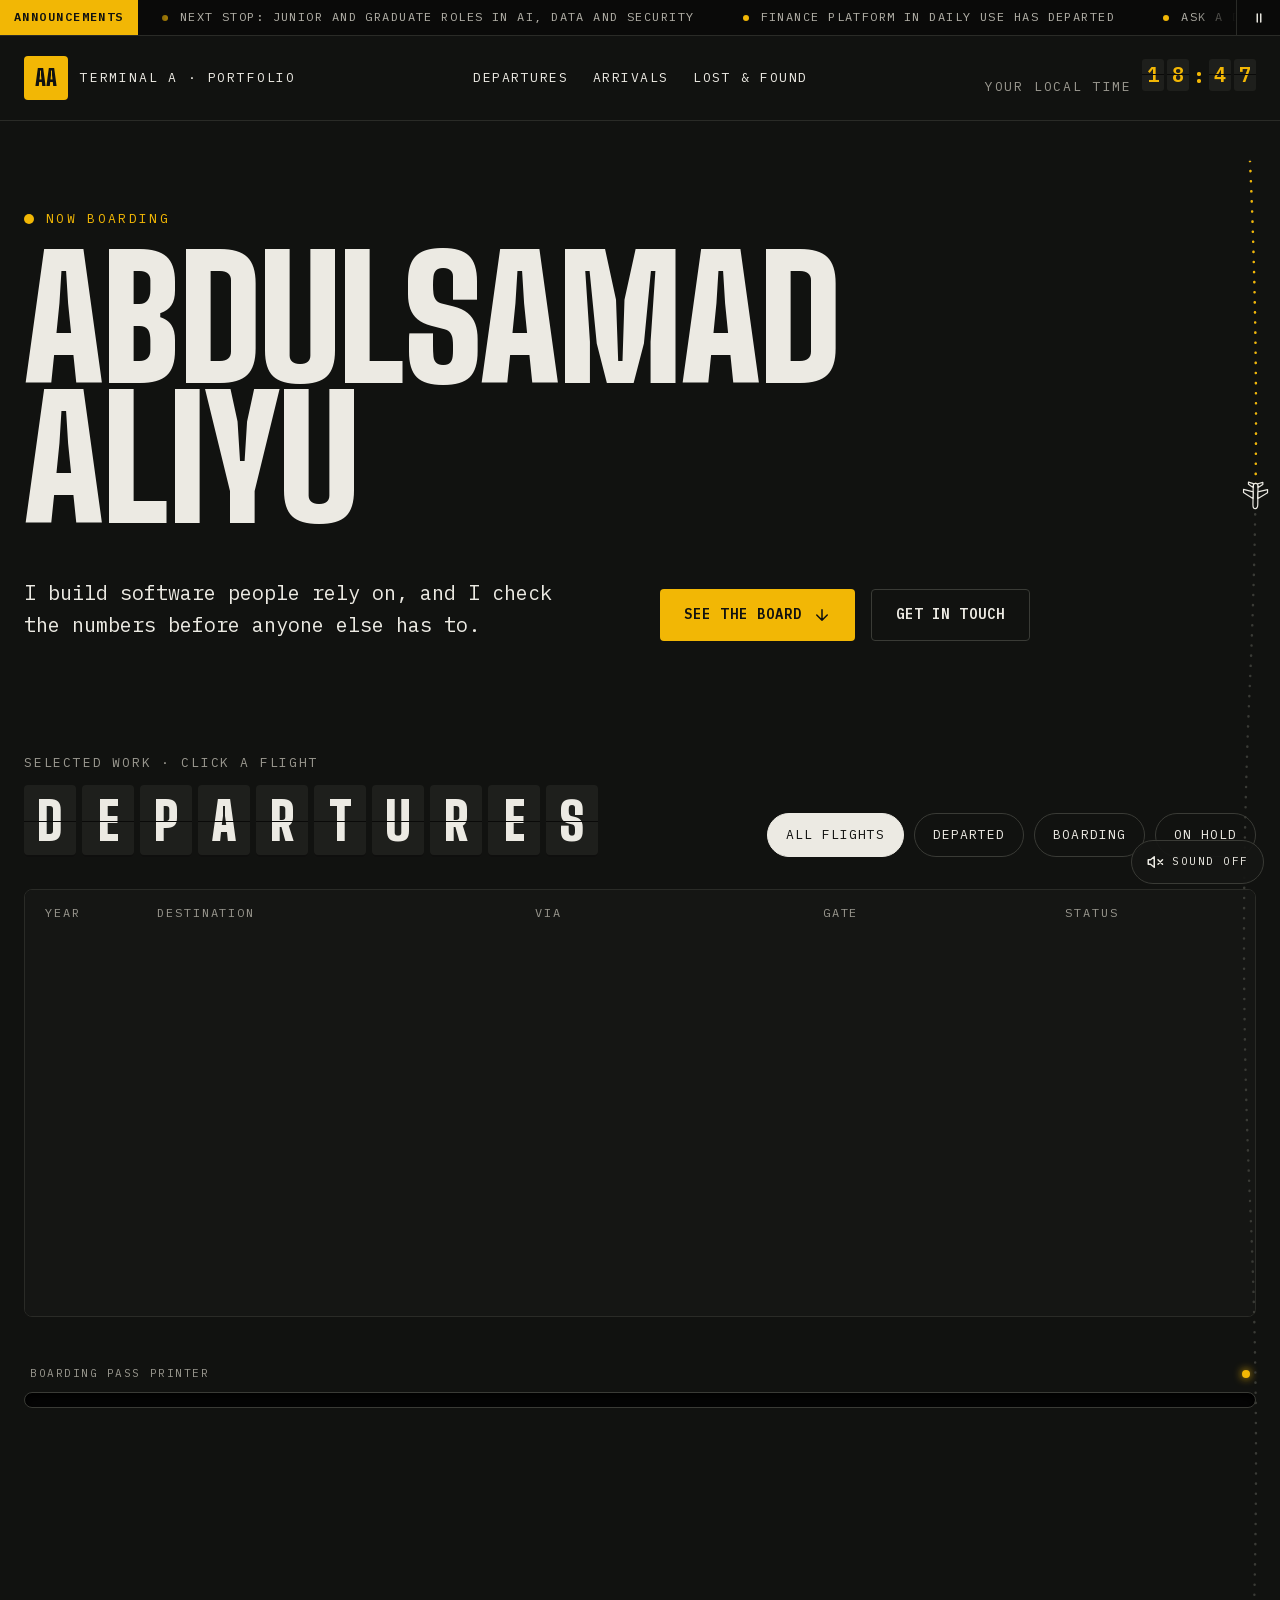
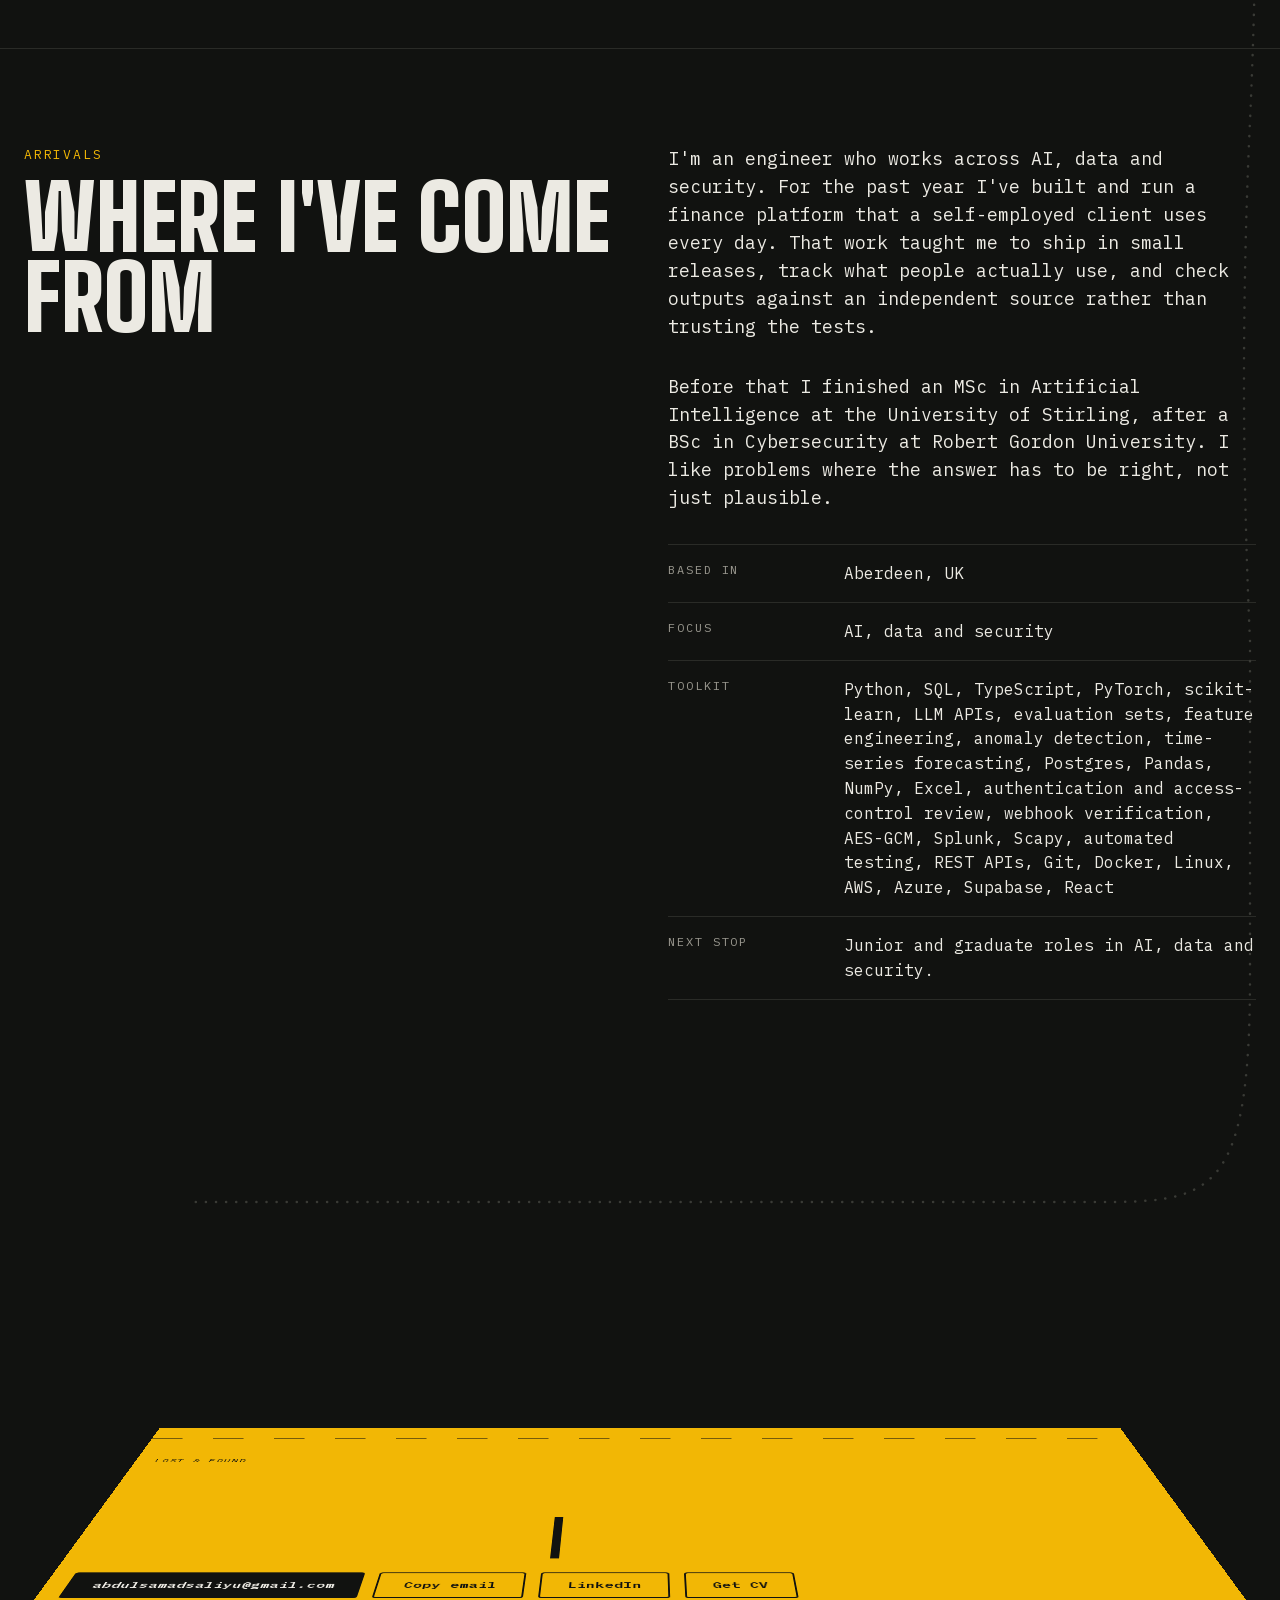
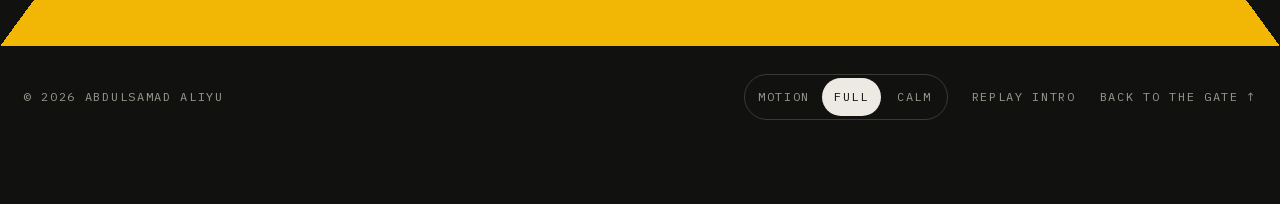
<file: departures/index.html>
<!doctype html>
<html lang="en-GB">
<head>
  <meta charset="utf-8">
  <meta name="viewport" content="width=device-width, initial-scale=1">
  <title>Abdulsamad Aliyu, AI, data and security engineer</title>
  <meta name="description" content="Projects in AI, data and security: a finance platform in daily use, an evaluated text-to-SQL agent, and machine learning on 50,000-record datasets.">
  <meta http-equiv="Content-Security-Policy" content="default-src 'self'; script-src 'self'; style-src 'self'; font-src 'self'; img-src 'self' data:; connect-src 'self'; manifest-src 'self'; worker-src 'self'; object-src 'none'; base-uri 'self'; form-action 'none'">
  <meta name="referrer" content="strict-origin-when-cross-origin">
  <meta name="theme-color" content="#111210">
  <meta property="og:type" content="website">
  <meta property="og:title" content="Abdulsamad Aliyu, AI, data and security engineer">
  <meta property="og:description" content="Projects in AI, data and security: a finance platform in daily use, an evaluated text-to-SQL agent, and machine learning on 50,000-record datasets.">
  <meta name="twitter:card" content="summary_large_image">
  <meta name="twitter:title" content="Abdulsamad Aliyu, AI, data and security engineer">
  <meta name="twitter:description" content="Projects in AI, data and security: a finance platform in daily use, an evaluated text-to-SQL agent, and machine learning on 50,000-record datasets.">
  <!-- site-url: canonical, og:url and absolute image URLs. Run: node tools/set-domain.js https://your-domain -->
  <link rel="canonical" href="https://abdulsamad05.github.io/">
  <meta property="og:url" content="https://abdulsamad05.github.io/">
  <meta property="og:image" content="https://abdulsamad05.github.io/assets/departures/og.png">
  <meta name="twitter:image" content="https://abdulsamad05.github.io/assets/departures/og.png">
  <!-- /site-url -->
  <link rel="icon" href="../assets/departures/favicon.svg" type="image/svg+xml">
  <link rel="icon" href="../assets/departures/favicon-32.png" sizes="32x32" type="image/png">
  <link rel="apple-touch-icon" href="../assets/departures/apple-touch-icon.png">
  <link rel="manifest" href="manifest.webmanifest">
  <link rel="preload" href="../assets/fonts/big-shoulders-display-latin.woff2" as="font" type="font/woff2" crossorigin>
  <link rel="stylesheet" href="../assets/fonts/departures.css">
  <link rel="stylesheet" href="styles.css">
  <link rel="stylesheet" href="../shared/print.css" media="print">
  <script src="boot.js"></script>
  <script type="application/ld+json">
  {
    "@context": "https://schema.org",
    "@graph": [
      {"@type":"Person","@id":"#me","name":"Abdulsamad Aliyu","jobTitle":"AI, data and security engineer","description":"I build software people rely on, and I check the numbers before anyone else has to.","address":{"@type":"PostalAddress","addressLocality":"Aberdeen","addressCountry":"GB"},"alumniOf":[{"@type":"CollegeOrUniversity","name":"University of Stirling"},{"@type":"CollegeOrUniversity","name":"The Robert Gordon University"}],"sameAs":["https://www.linkedin.com/in/abdulsamad-aliyu-shehu-"],"knowsAbout":["Python","SQL","TypeScript","PyTorch","scikit-learn","LLM APIs","evaluation sets","feature engineering","anomaly detection","time-series forecasting","Postgres","Pandas","NumPy","Excel","authentication and access-control review","webhook verification","AES-GCM","Splunk","Scapy","automated testing","REST APIs","Git","Docker","Linux","AWS","Azure","Supabase","React"]},
      {"@type":"CreativeWork","@id":"#finance-platform","name":"Finance platform in daily use","description":"A platform a self-employed client uses every day for income, invoices, expenses and UK tax.","keywords":"Python, SQL, Postgres, TypeScript, Supabase","creator":{"@id":"#me"}},
      {"@type":"CreativeWork","@id":"#text-to-sql","name":"Ask a database in plain English","description":"An agent that turns plain-English questions into SQL, tested against its own gold-labelled question set.","keywords":"Python, SQL, LLM APIs","creator":{"@id":"#me"}},
      {"@type":"CreativeWork","@id":"#customer-value","name":"Customer lifetime value and churn","description":"Lifetime-value and churn models on 1,067,371 transaction lines from a UK online retailer, a public dataset (UCI Online Retail II).","keywords":"Python, Pandas, SciPy, scikit-learn","creator":{"@id":"#me"}},
      {"@type":"CreativeWork","@id":"#predictive-models","name":"Churn, fraud and phishing models","description":"Classification models on 50,000 customer records and 50,000+ emails.","keywords":"Python, scikit-learn, Pandas","creator":{"@id":"#me"}},
      {"@type":"CreativeWork","@id":"#anomaly-detection","name":"Anomaly detection on event data","description":"Anomaly detection and forecasting on 50,000 unlabelled events arriving in six inconsistent formats.","keywords":"Python, scikit-learn (Isolation Forest), SARIMA","creator":{"@id":"#me"}}
    ]
  }
  </script>
</head>
<body>
  <div class="intro" id="intro" aria-hidden="true">
    <div class="intro-scan"></div>
    <div class="intro-board">
      <div class="intro-sub">Terminal A · Departures</div>
      <div class="intro-tiles" id="introTiles"></div>
      <div class="intro-sub intro-status" id="introStatus">Systems starting</div>
    </div>
  </div>
  <button type="button" class="intro-skip" id="introSkip">Skip intro</button>

  <a class="skip" href="#work">Skip to projects</a>
  <p id="live" class="sr-only" role="status" aria-live="polite"></p>

  <div class="ticker" id="tickerBar" role="region" aria-label="Announcements">
    <span class="ticker-tag">Announcements</span>
    <div class="ticker-viewport"><div class="ticker-track" id="ticker"></div></div>
    <button type="button" class="ticker-pause" id="tickerPause" aria-pressed="false" aria-label="Pause announcements">
      <svg class="i-pause" width="14" height="14" viewBox="0 0 24 24" fill="none" stroke="currentColor" stroke-width="2.5" stroke-linecap="round" aria-hidden="true"><path d="M9 5v14M15 5v14"/></svg>
      <svg class="i-play" width="14" height="14" viewBox="0 0 24 24" fill="none" stroke="currentColor" stroke-width="2.5" stroke-linejoin="round" aria-hidden="true"><path d="M7 4l13 8-13 8V4z"/></svg>
    </button>
  </div>

  <header class="site-header">
    <div class="wrap header-inner">
      <a href="#top" class="brand">
        <span class="brand-mark">AA</span>
        <span class="eyebrow">Terminal A · Portfolio</span>
      </a>
      <nav aria-label="Main" class="nav">
        <a href="#work">Departures</a>
        <a href="#about">Arrivals</a>
        <a href="#contact">Lost &amp; found</a>
      </nav>
      <div class="clock">
        <span class="muted eyebrow">Your local time</span>
        <span id="clock" class="clock-time">--:--</span>
      </div>
    </div>
  </header>

  <main>
    <section id="top" class="wrap hero">
      <div class="boarding eyebrow">
        <span class="dot blink" aria-hidden="true"></span>
        <span>Now boarding</span>
      </div>
      <h1 class="display hero-title">Abdulsamad<br>Aliyu</h1>
      <div class="hero-foot">
        <p class="lede" data-field="identity.intro">I build software people rely on, and I check the numbers before anyone else has to.</p>
        <div class="actions">
          <a href="#work" class="btn btn-accent">See the board
            <svg width="18" height="18" viewBox="0 0 24 24" fill="none" stroke="currentColor" stroke-width="2" stroke-linecap="round" stroke-linejoin="round" aria-hidden="true"><path d="M12 5v14M5 12l7 7 7-7"/></svg>
          </a>
          <a href="#contact" class="btn btn-ghost">Get in touch</a>
        </div>
      </div>
    </section>

    <section id="work" class="wrap work">
      <div class="work-head">
        <div class="stack">
          <span class="eyebrow muted" title="Keyboard: Up and Down move through the board, Enter opens a flight, Esc closes it">Selected work · click a flight</span>
          <p class="sr-only">Keyboard: Up and Down move through the board, Enter opens a flight, Esc closes it.</p>
          <h2 class="tiles" aria-label="Departures"><span class="tile" aria-hidden="true">D</span><span class="tile" aria-hidden="true">E</span><span class="tile" aria-hidden="true">P</span><span class="tile" aria-hidden="true">A</span><span class="tile" aria-hidden="true">R</span><span class="tile" aria-hidden="true">T</span><span class="tile" aria-hidden="true">U</span><span class="tile" aria-hidden="true">R</span><span class="tile" aria-hidden="true">E</span><span class="tile" aria-hidden="true">S</span></h2>
        </div>
        <div id="filters" class="filters" role="group" aria-label="Filter by status"><button type="button" class="chip" data-filter="all" aria-pressed="true">All flights</button><button type="button" class="chip" data-filter="shipped" aria-pressed="false">Departed</button><button type="button" class="chip" data-filter="progress" aria-pressed="false">Boarding</button><button type="button" class="chip" data-filter="concept" aria-pressed="false">On hold</button></div>
      </div>

      <div class="board" id="board">
        <div class="board-inner">
          <div class="board-head grid-cols" aria-hidden="true">
            <span>Year</span><span>Destination</span><span>Via</span><span>Gate</span><span>Status</span>
          </div>
          <div id="rows" class="rows">
    <button type="button" class="row" data-id="finance-platform" data-status="shipped" aria-pressed="true">
      <span class="row-year">2025–present</span>
      <span class="row-name"><span class="sr-only">Finance platform in daily use</span><span class="flap" aria-hidden="true">Finance platform in daily use</span></span>
      <span class="soft">Python, SQL, Postgres, TypeScript, Supabase</span>
      <span class="soft">A1</span>
      <span class="status"><span class="status-dot " aria-hidden="true"></span><span class="status-label"><span class="sr-only">Departed</span><span class="flap" aria-hidden="true">Departed</span></span></span>
    </button>
    <button type="button" class="row" data-id="text-to-sql" data-status="shipped" aria-pressed="false">
      <span class="row-year">2025</span>
      <span class="row-name"><span class="sr-only">Ask a database in plain English</span><span class="flap" aria-hidden="true">Ask a database in plain English</span></span>
      <span class="soft">Python, SQL, LLM APIs</span>
      <span class="soft">A2</span>
      <span class="status"><span class="status-dot " aria-hidden="true"></span><span class="status-label"><span class="sr-only">Departed</span><span class="flap" aria-hidden="true">Departed</span></span></span>
    </button>
    <button type="button" class="row" data-id="customer-value" data-status="shipped" aria-pressed="false">
      <span class="row-year">2026</span>
      <span class="row-name"><span class="sr-only">Customer lifetime value and churn</span><span class="flap" aria-hidden="true">Customer lifetime value and churn</span></span>
      <span class="soft">Python, Pandas, SciPy, scikit-learn</span>
      <span class="soft">A3</span>
      <span class="status"><span class="status-dot " aria-hidden="true"></span><span class="status-label"><span class="sr-only">Departed</span><span class="flap" aria-hidden="true">Departed</span></span></span>
    </button>
    <button type="button" class="row" data-id="predictive-models" data-status="shipped" aria-pressed="false">
      <span class="row-year">2024–2025</span>
      <span class="row-name"><span class="sr-only">Churn, fraud and phishing models</span><span class="flap" aria-hidden="true">Churn, fraud and phishing models</span></span>
      <span class="soft">Python, scikit-learn, Pandas</span>
      <span class="soft">A4</span>
      <span class="status"><span class="status-dot " aria-hidden="true"></span><span class="status-label"><span class="sr-only">Departed</span><span class="flap" aria-hidden="true">Departed</span></span></span>
    </button>
    <button type="button" class="row" data-id="anomaly-detection" data-status="shipped" aria-pressed="false">
      <span class="row-year">2024–2025</span>
      <span class="row-name"><span class="sr-only">Anomaly detection on event data</span><span class="flap" aria-hidden="true">Anomaly detection on event data</span></span>
      <span class="soft">Python, scikit-learn (Isolation Forest), SARIMA</span>
      <span class="soft">A5</span>
      <span class="status"><span class="status-dot " aria-hidden="true"></span><span class="status-label"><span class="sr-only">Departed</span><span class="flap" aria-hidden="true">Departed</span></span></span>
    </button></div>
          <p id="empty" class="empty muted" hidden>No flights with this status yet.</p>
        </div>
      </div>
    </section>

    <section class="wrap pass-wrap" aria-label="Selected project">
      <div class="printer" id="printer">
        <div class="slot-head eyebrow muted" aria-hidden="true">
          <span>Boarding pass printer</span>
          <span class="slot-led"></span>
        </div>
        <div class="slot" aria-hidden="true"></div>
        <div class="paper">
          <article id="pass" class="pass waiting">
    <div class="pass-main">
      <div class="pass-meta"><span>Boarding pass · 6 security weaknesses found and fixed</span><span>Flight AA101</span></div>
      <h3 class="display pass-title"><span class="sr-only">Finance platform in daily use</span><span class="flap" aria-hidden="true">Finance platform in daily use</span></h3>
      <p class="pass-summary">A platform a self-employed client uses every day for income, invoices, expenses and UK tax.</p>
      <div class="pass-grid">
        <div><span class="label">The problem</span><span>My client was running her finances from spreadsheets. She needed one place for income, invoicing, expenses and tax that she could trust.</span></div>
        <div><span class="label">What I did</span><span>Combined three data sources into one structure: a direct bank feed, photographed receipts read with OCR, and forwarded invoice emails.</span><span>Shipped four AI features in small releases: receipt OCR with categorisation, invoice filling from forwarded emails, overdue-invoice chasing and savings plans.</span></div>
        <div><span class="label">Outcome</span><span>Tracked use after release. Two AI features are used constantly and one is barely touched, and that changed what I built next.</span><span>Caught a tax figure that was wrong while every automated test passed, by checking the output against published HMRC guidance, then corrected the logic.</span><span>Found and fixed six security weaknesses, including a login with no attempt limit, nine routes reachable without signing in, and a webhook that would accept a forged message.</span><span>Traced a live incident where an email loop sent over 400 messages and fixed it the same day.</span></div>
      </div>
    </div>
    <div class="pass-stub">
      <div class="stub-grid">
        <div><span class="label">Year</span><strong>2025–present</strong></div>
        <div><span class="label">Status</span><strong class="pass-status">Departed</strong></div>
        <div><span class="label">Gate</span><strong>A1</strong></div>
        <div><span class="label">Via</span><strong>Python, SQL, Postgres, TypeScript, Supabase</strong></div>
      </div>
      <div class="barcode" aria-hidden="true"></div>
      
    </div></article>
        </div>
      </div>
    </section>

    <section id="about" class="about">
      <div class="wrap two-col">
        <div class="stack">
          <span class="eyebrow accent">Arrivals</span>
          <h2 class="display section-title">Where I've come from</h2>
        </div>
        <div class="stack-lg">
          <p class="body-lg" data-field="about.0">I'm an engineer who works across AI, data and security. For the past year I've built and run a finance platform that a self-employed client uses every day. That work taught me to ship in small releases, track what people actually use, and check outputs against an independent source rather than trusting the tests.</p>
          <p class="body-lg" data-field="about.1">Before that I finished an MSc in Artificial Intelligence at the University of Stirling, after a BSc in Cybersecurity at Robert Gordon University. I like problems where the answer has to be right, not just plausible.</p>
          <dl class="facts">
            <div><dt>Based in</dt><dd data-field="identity.city">Aberdeen, UK</dd></div>
            <div><dt>Focus</dt><dd data-field="identity.focus">AI, data and security</dd></div>
            <div><dt>Toolkit</dt><dd data-field="skills.all">Python, SQL, TypeScript, PyTorch, scikit-learn, LLM APIs, evaluation sets, feature engineering, anomaly detection, time-series forecasting, Postgres, Pandas, NumPy, Excel, authentication and access-control review, webhook verification, AES-GCM, Splunk, Scapy, automated testing, REST APIs, Git, Docker, Linux, AWS, Azure, Supabase, React</dd></div>
            <div><dt>Next stop</dt><dd data-field="identity.seeking">Junior and graduate roles in AI, data and security.</dd></div>
          </dl>
        </div>
      </div>
    </section>

    <section id="contact" class="contact">
      <div class="runway" aria-hidden="true"></div>
      <div class="wrap stack-lg">
        <span class="eyebrow" id="lostFound">Lost &amp; found</span>
        <h2 class="display contact-title" id="landTitle">Looking for someone? Say hello.</h2>
        <div class="actions">
          <a href="mailto:abdulsamadsaliyu@gmail.com" class="btn btn-dark" data-link="email" data-field="contact.email">abdulsamadsaliyu@gmail.com</a>
          <button type="button" class="btn btn-outline-dark copy-btn" id="copyEmail">Copy email<span class="stamp-mark" aria-hidden="true">Copied ✓</span></button>
          <a href="https://www.linkedin.com/in/abdulsamad-aliyu-shehu-" class="btn btn-outline-dark" data-link="linkedin" target="_blank" rel="noopener noreferrer">LinkedIn</a>
          <a class="btn btn-outline-dark" data-link="github" hidden>GitHub</a>
          <a class="btn btn-outline-dark" data-link="cv" hidden>Get CV</a>
        </div>
      </div>
    </section>
  </main>

  <footer class="wrap footer eyebrow muted">
    <span>© <span id="year">2026</span> Abdulsamad Aliyu</span>
    <div class="footer-controls">
      <div class="motion-switch" role="group" aria-label="Motion">
        <span>Motion</span>
        <button type="button" data-motion="full" aria-pressed="true">Full</button>
        <button type="button" data-motion="calm" aria-pressed="false">Calm</button>
      </div>
      <button type="button" class="replay" id="replayIntro">Replay intro</button>
      <a href="#top">Back to the gate ↑</a>
    </div>
  </footer>

  <!-- decorative layers, filled in by extras.js -->
  <div id="flight" class="flight" aria-hidden="true" hidden>
    <svg id="flightSvg">
      <defs><mask id="flownMask" maskUnits="userSpaceOnUse"><path id="flownMaskPath" fill="none" stroke="#fff" stroke-width="8"/></mask></defs>
      <path id="route" class="route" fill="none"/>
      <path id="routeFlown" class="route-flown" fill="none" mask="url(#flownMask)"/>
      <g id="plane" class="plane">
        <path d="M13 0c0-1.4-1.6-2.4-4-2.4H-10c-1.4 0-2.4 1-2.4 2.4s1 2.4 2.4 2.4H9c2.4 0 4-1 4-2.4z M3-2.2L-3-12h-3.2l2.4 9.8z M3 2.2L-3 12h-3.2l2.4-9.8z M-8-2.2l-3.4-5h-2l1.4 5z M-8 2.2l-3.4 5h-2l1.4-5z"/>
      </g>
    </svg>
  </div>
  <div id="ghost" class="ghost" aria-hidden="true"></div>
  <button type="button" id="soundToggle" class="sound-toggle" aria-pressed="false" aria-label="Sound">
    <svg width="18" height="18" viewBox="0 0 24 24" fill="none" stroke="currentColor" stroke-width="2" stroke-linecap="round" stroke-linejoin="round" aria-hidden="true"><path d="M11 5L6 9H3v6h3l5 4V5z"/><path class="wave" d="M15.5 8.5a5 5 0 0 1 0 7"/><path class="wave" d="M18.5 5.5a9 9 0 0 1 0 13"/><path class="mute" d="M16 9l6 6M22 9l-6 6"/></svg>
    <span class="sound-label">Sound off</span>
  </button>

  <script src="../shared/content.js" defer></script>
  <script src="../shared/site.js" defer></script>
  <script src="script.js" defer></script>
  <script src="extras.js" defer></script>
</body>
</html>
</file>
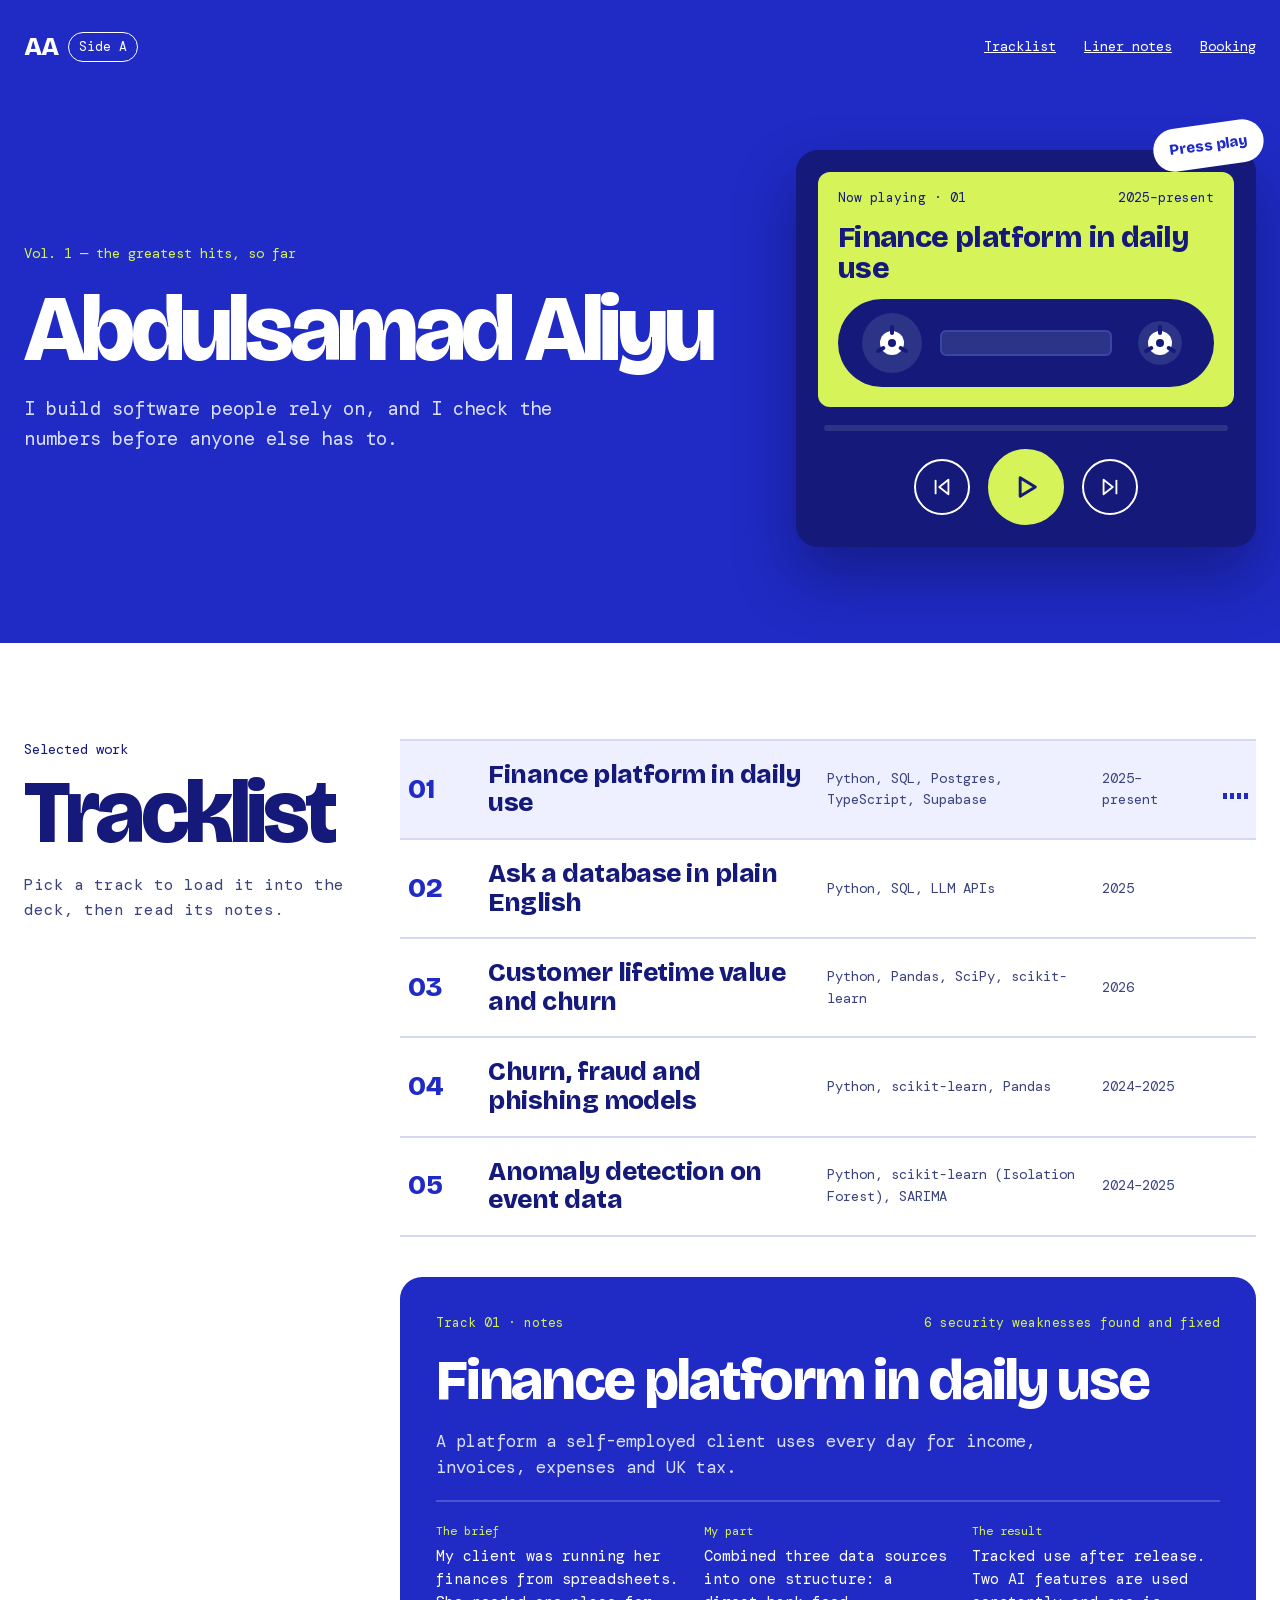
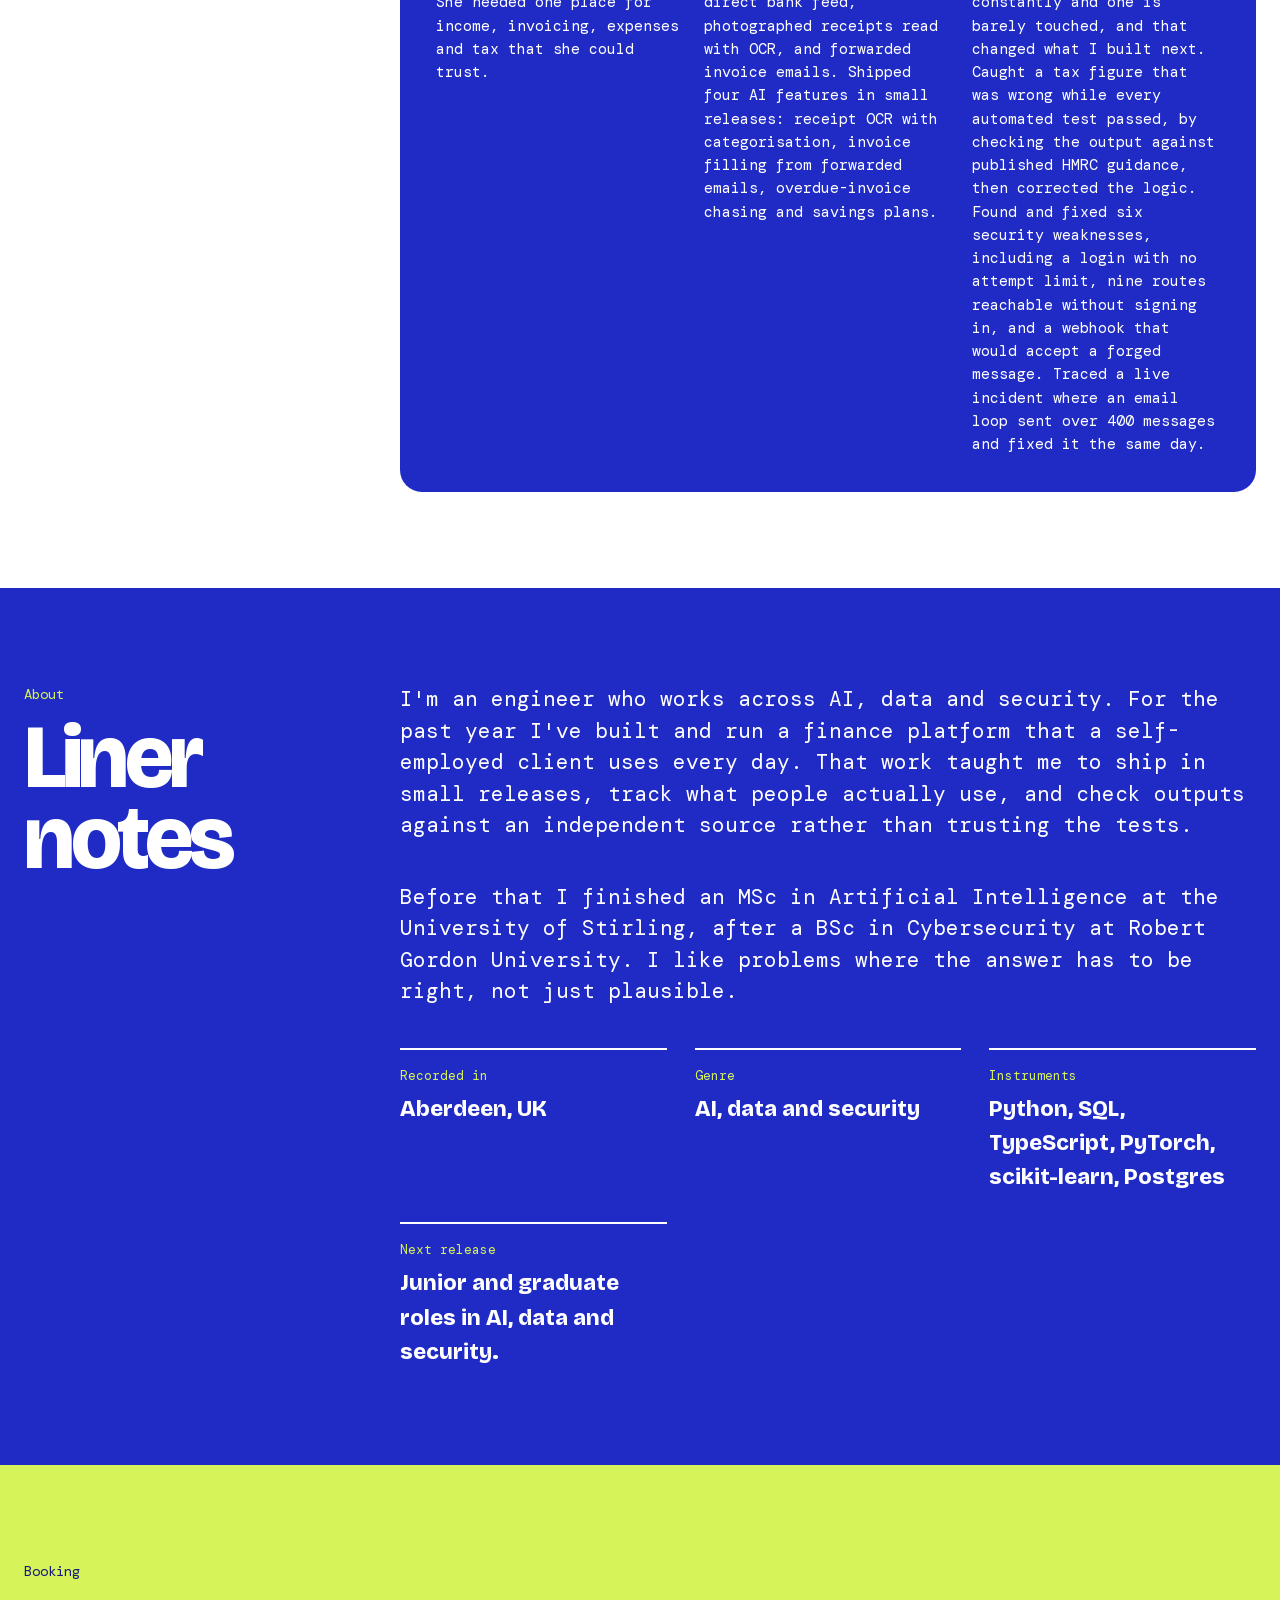
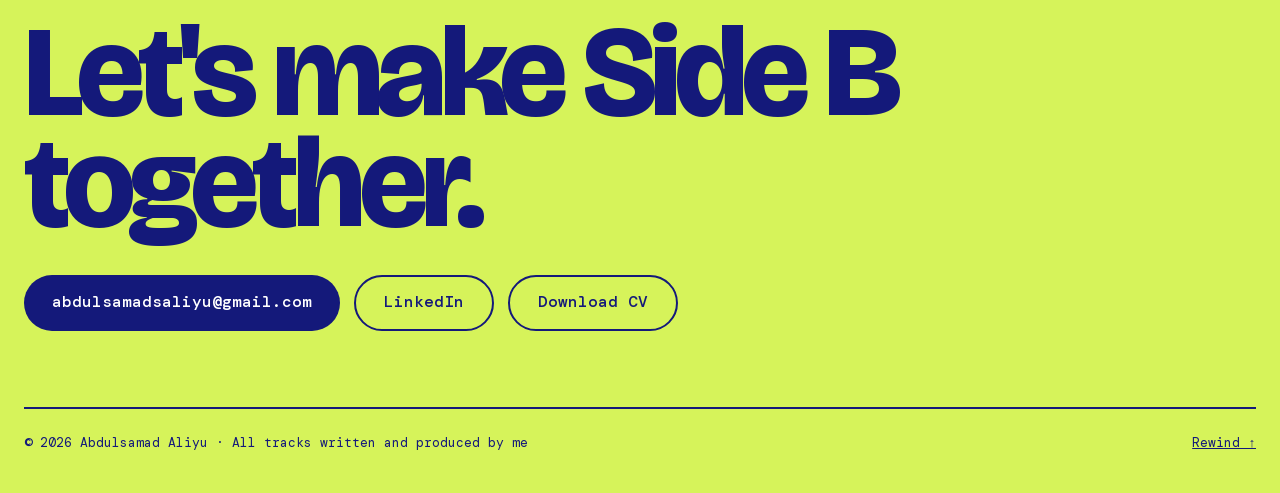
<file: mixtape/index.html>
<!doctype html>
<html lang="en-GB">
<head>
  <meta charset="utf-8">
  <meta name="viewport" content="width=device-width, initial-scale=1">
  <title>Abdulsamad Aliyu, AI, data and security engineer</title>
  <meta name="description" content="Projects in AI, data and security: a finance platform in daily use, an evaluated text-to-SQL agent, and machine learning on 50,000-record datasets.">
  <meta name="robots" content="noindex">
  <meta http-equiv="Content-Security-Policy" content="default-src 'self'; script-src 'self'; style-src 'self'; font-src 'self'; img-src 'self' data:; connect-src 'self'; manifest-src 'self'; worker-src 'self'; object-src 'none'; base-uri 'self'; form-action 'none'">
  <meta name="referrer" content="strict-origin-when-cross-origin">
  <meta name="theme-color" content="#1F2BC4">
  <meta property="og:type" content="website">
  <meta property="og:title" content="Abdulsamad Aliyu, AI, data and security engineer">
  <meta property="og:description" content="Projects in AI, data and security: a finance platform in daily use, an evaluated text-to-SQL agent, and machine learning on 50,000-record datasets.">
  <meta name="twitter:card" content="summary_large_image">
  <meta name="twitter:title" content="Abdulsamad Aliyu, AI, data and security engineer">
  <meta name="twitter:description" content="Projects in AI, data and security: a finance platform in daily use, an evaluated text-to-SQL agent, and machine learning on 50,000-record datasets.">
  <!-- site-url: canonical, og:url and absolute image URLs. Run: node tools/set-domain.js https://your-domain -->
  <link rel="canonical" href="https://abdulsamad05.github.io/mixtape/">
  <meta property="og:url" content="https://abdulsamad05.github.io/mixtape/">
  <meta property="og:image" content="https://abdulsamad05.github.io/assets/mixtape/og.png">
  <meta name="twitter:image" content="https://abdulsamad05.github.io/assets/mixtape/og.png">
  <!-- /site-url -->
  <link rel="icon" href="../assets/mixtape/favicon.svg" type="image/svg+xml">
  <link rel="icon" href="../assets/mixtape/favicon-32.png" sizes="32x32" type="image/png">
  <link rel="apple-touch-icon" href="../assets/mixtape/apple-touch-icon.png">
  <link rel="manifest" href="manifest.webmanifest">
  <link rel="preload" href="../assets/fonts/bricolage-grotesque-latin.woff2" as="font" type="font/woff2" crossorigin>
  <link rel="stylesheet" href="../assets/fonts/mixtape.css">
  <link rel="stylesheet" href="styles.css">
  <link rel="stylesheet" href="../shared/print.css" media="print">
  <script type="application/ld+json">
  {
    "@context": "https://schema.org",
    "@graph": [
      {"@type":"Person","@id":"#me","name":"Abdulsamad Aliyu","jobTitle":"AI, data and security engineer","description":"I build software people rely on, and I check the numbers before anyone else has to.","address":{"@type":"PostalAddress","addressLocality":"Aberdeen","addressCountry":"GB"},"alumniOf":[{"@type":"CollegeOrUniversity","name":"University of Stirling"},{"@type":"CollegeOrUniversity","name":"The Robert Gordon University"}],"sameAs":["https://www.linkedin.com/in/abdulsamad-aliyu-shehu-"],"knowsAbout":["Python","SQL","TypeScript","PyTorch","scikit-learn","LLM APIs","evaluation sets","feature engineering","anomaly detection","time-series forecasting","Postgres","Pandas","NumPy","Excel","authentication and access-control review","webhook verification","AES-GCM","Splunk","Scapy","automated testing","REST APIs","Git","Docker","Linux","AWS","Azure","Supabase","React"]},
      {"@type":"CreativeWork","@id":"#finance-platform","name":"Finance platform in daily use","description":"A platform a self-employed client uses every day for income, invoices, expenses and UK tax.","keywords":"Python, SQL, Postgres, TypeScript, Supabase","creator":{"@id":"#me"}},
      {"@type":"CreativeWork","@id":"#text-to-sql","name":"Ask a database in plain English","description":"An agent that turns plain-English questions into SQL, tested against its own gold-labelled question set.","keywords":"Python, SQL, LLM APIs","creator":{"@id":"#me"}},
      {"@type":"CreativeWork","@id":"#customer-value","name":"Customer lifetime value and churn","description":"Lifetime-value and churn models on 1,067,371 transaction lines from a UK online retailer, a public dataset (UCI Online Retail II).","keywords":"Python, Pandas, SciPy, scikit-learn","creator":{"@id":"#me"}},
      {"@type":"CreativeWork","@id":"#predictive-models","name":"Churn, fraud and phishing models","description":"Classification models on 50,000 customer records and 50,000+ emails.","keywords":"Python, scikit-learn, Pandas","creator":{"@id":"#me"}},
      {"@type":"CreativeWork","@id":"#anomaly-detection","name":"Anomaly detection on event data","description":"Anomaly detection and forecasting on 50,000 unlabelled events arriving in six inconsistent formats.","keywords":"Python, scikit-learn (Isolation Forest), SARIMA","creator":{"@id":"#me"}}
    ]
  }
  </script>
</head>
<body data-playing="false">
  <a class="skip" href="#tracks">Skip to projects</a>
  <p id="live" class="sr-only" role="status" aria-live="polite"></p>

  <header class="wrap site-header">
    <a href="#top" class="brand">
      <span class="brand-mark">AA</span>
      <span class="pill">Side A</span>
    </a>
    <nav aria-label="Main" class="nav">
      <a href="#tracks">Tracklist</a>
      <a href="#liner">Liner notes</a>
      <a href="#booking">Booking</a>
    </nav>
  </header>

  <main>
    <section id="top" class="wrap hero">
      <div class="hero-text">
        <span class="accent small">Vol. 1 — the greatest hits, so far</span>
        <h1 class="display hero-title">Abdulsamad Aliyu</h1>
        <p class="lede" data-field="identity.intro">I build software people rely on, and I check the numbers before anyone else has to.</p>
      </div>

      <div class="deck-wrap">
        <div class="deck">
          <div class="label">
            <div class="label-meta"><span>Now playing · <span data-now="num">01</span></span><span data-now="year">2025–present</span></div>
            <div class="label-title" data-now="name">Finance platform in daily use</div>
            <div class="window">
              <svg class="reel" width="64" height="64" viewBox="0 0 64 64" aria-hidden="true"><circle cx="32" cy="32" r="30" fill="#2B3486"/><circle cx="32" cy="32" r="12" fill="#FFFFFF"/><g stroke="#14197A" stroke-width="4" stroke-linecap="round"><path d="M32 22v-6"/><path d="M40.7 37l5.2 3"/><path d="M23.3 37l-5.2 3"/></g><circle cx="32" cy="32" r="4" fill="#14197A"/></svg>
              <div class="tape" aria-hidden="true"></div>
              <svg class="reel" width="64" height="64" viewBox="0 0 64 64" aria-hidden="true"><circle cx="32" cy="32" r="22" fill="#2B3486"/><circle cx="32" cy="32" r="12" fill="#FFFFFF"/><g stroke="#14197A" stroke-width="4" stroke-linecap="round"><path d="M32 22v-6"/><path d="M40.7 37l5.2 3"/><path d="M23.3 37l-5.2 3"/></g><circle cx="32" cy="32" r="4" fill="#14197A"/></svg>
            </div>
          </div>
          <div class="progress" aria-hidden="true"><div class="prog"></div></div>
          <div class="controls">
            <button type="button" class="ctrl" id="prev" aria-label="Previous track" aria-keyshortcuts="J" title="Previous track (J)">
              <svg width="22" height="22" viewBox="0 0 24 24" fill="none" stroke="currentColor" stroke-width="2" stroke-linecap="round" stroke-linejoin="round" aria-hidden="true"><path d="M19 20L9 12l10-8v16z"/><path d="M5 19V5"/></svg>
            </button>
            <button type="button" class="ctrl big" id="toggle" aria-label="Play" aria-keyshortcuts="Space" title="Play or pause (Space)">
              <svg class="icon-play" width="28" height="28" viewBox="0 0 24 24" fill="none" stroke="currentColor" stroke-width="2.5" stroke-linejoin="round" aria-hidden="true"><path d="M7 4l13 8-13 8V4z"/></svg>
              <svg class="icon-pause" width="28" height="28" viewBox="0 0 24 24" fill="none" stroke="currentColor" stroke-width="2.5" stroke-linecap="round" aria-hidden="true"><path d="M9 5v14"/><path d="M15 5v14"/></svg>
            </button>
            <button type="button" class="ctrl" id="next" aria-label="Next track" aria-keyshortcuts="L" title="Next track (L)">
              <svg width="22" height="22" viewBox="0 0 24 24" fill="none" stroke="currentColor" stroke-width="2" stroke-linecap="round" stroke-linejoin="round" aria-hidden="true"><path d="M5 4l10 8-10 8V4z"/><path d="M19 5v14"/></svg>
            </button>
          </div>
        </div>
        <div class="sticker" aria-hidden="true">Press play</div>
      </div>
    </section>

    <section id="tracks" class="tracks">
      <div class="wrap split">
        <div class="split-head stack">
          <span class="small">Selected work</span>
          <h2 class="display section-title">Tracklist</h2>
          <p class="hint">Pick a track to load it into the deck, then read its notes.</p>
        </div>
        <div class="split-body">
          <div id="tracklist" class="tracklist">
    <button type="button" class="track" data-i="0" aria-pressed="true" aria-keyshortcuts="1" title="Press 1 to play">
      <span class="t-num">01</span>
      <span class="t-name">Finance platform in daily use</span>
      <span class="t-meta hide-sm">Python, SQL, Postgres, TypeScript, Supabase</span>
      <span class="t-meta hide-sm">2025–present</span>
      <span class="t-eq"><span class="eq" aria-hidden="true"><span></span><span></span><span></span><span></span></span></span>
    </button>
    <button type="button" class="track" data-i="1" aria-pressed="false" aria-keyshortcuts="2" title="Press 2 to play">
      <span class="t-num">02</span>
      <span class="t-name">Ask a database in plain English</span>
      <span class="t-meta hide-sm">Python, SQL, LLM APIs</span>
      <span class="t-meta hide-sm">2025</span>
      <span class="t-eq"><span class="eq" aria-hidden="true"><span></span><span></span><span></span><span></span></span></span>
    </button>
    <button type="button" class="track" data-i="2" aria-pressed="false" aria-keyshortcuts="3" title="Press 3 to play">
      <span class="t-num">03</span>
      <span class="t-name">Customer lifetime value and churn</span>
      <span class="t-meta hide-sm">Python, Pandas, SciPy, scikit-learn</span>
      <span class="t-meta hide-sm">2026</span>
      <span class="t-eq"><span class="eq" aria-hidden="true"><span></span><span></span><span></span><span></span></span></span>
    </button>
    <button type="button" class="track" data-i="3" aria-pressed="false" aria-keyshortcuts="4" title="Press 4 to play">
      <span class="t-num">04</span>
      <span class="t-name">Churn, fraud and phishing models</span>
      <span class="t-meta hide-sm">Python, scikit-learn, Pandas</span>
      <span class="t-meta hide-sm">2024–2025</span>
      <span class="t-eq"><span class="eq" aria-hidden="true"><span></span><span></span><span></span><span></span></span></span>
    </button>
    <button type="button" class="track" data-i="4" aria-pressed="false" aria-keyshortcuts="5" title="Press 5 to play">
      <span class="t-num">05</span>
      <span class="t-name">Anomaly detection on event data</span>
      <span class="t-meta hide-sm">Python, scikit-learn (Isolation Forest), SARIMA</span>
      <span class="t-meta hide-sm">2024–2025</span>
      <span class="t-eq"><span class="eq" aria-hidden="true"><span></span><span></span><span></span><span></span></span></span>
    </button></div>

          <article class="notes">
            <div class="notes-meta"><span>Track <span data-now="num">01</span> · notes</span><span data-now="stat">6 security weaknesses found and fixed</span></div>
            <h3 class="display notes-title" data-now="name">Finance platform in daily use</h3>
            <p class="notes-summary" data-now="summary">A platform a self-employed client uses every day for income, invoices, expenses and UK tax.</p>
            <dl class="notes-grid">
              <div><dt>The brief</dt><dd data-now="brief">My client was running her finances from spreadsheets. She needed one place for income, invoicing, expenses and tax that she could trust.</dd></div>
              <div><dt>My part</dt><dd data-now="part">Combined three data sources into one structure: a direct bank feed, photographed receipts read with OCR, and forwarded invoice emails. Shipped four AI features in small releases: receipt OCR with categorisation, invoice filling from forwarded emails, overdue-invoice chasing and savings plans.</dd></div>
              <div><dt>The result</dt><dd data-now="result">Tracked use after release. Two AI features are used constantly and one is barely touched, and that changed what I built next. Caught a tax figure that was wrong while every automated test passed, by checking the output against published HMRC guidance, then corrected the logic. Found and fixed six security weaknesses, including a login with no attempt limit, nine routes reachable without signing in, and a webhook that would accept a forged message. Traced a live incident where an email loop sent over 400 messages and fixed it the same day.</dd></div>
            </dl>
            <a id="story" class="btn btn-accent" hidden>Hear the full story
              <svg width="18" height="18" viewBox="0 0 24 24" fill="none" stroke="currentColor" stroke-width="2" stroke-linecap="round" stroke-linejoin="round" aria-hidden="true"><path d="M5 12h14M13 5l7 7-7 7"/></svg>
            </a>
          </article>
        </div>
      </div>
    </section>

    <section id="liner" class="wrap split liner">
      <div class="split-head stack">
        <span class="accent small">About</span>
        <h2 class="display section-title">Liner notes</h2>
      </div>
      <div class="split-body">
        <p class="lede big" data-field="about.0">I'm an engineer who works across AI, data and security. For the past year I've built and run a finance platform that a self-employed client uses every day. That work taught me to ship in small releases, track what people actually use, and check outputs against an independent source rather than trusting the tests.</p>
        <p class="lede big" data-field="about.1">Before that I finished an MSc in Artificial Intelligence at the University of Stirling, after a BSc in Cybersecurity at Robert Gordon University. I like problems where the answer has to be right, not just plausible.</p>
        <dl class="credits">
          <div><dt>Recorded in</dt><dd data-field="identity.city">Aberdeen, UK</dd></div>
          <div><dt>Genre</dt><dd data-field="identity.focus">AI, data and security</dd></div>
          <div><dt>Instruments</dt><dd data-field="skills.short">Python, SQL, TypeScript, PyTorch, scikit-learn, Postgres</dd></div>
          <div><dt>Next release</dt><dd data-field="identity.seeking">Junior and graduate roles in AI, data and security.</dd></div>
        </dl>
      </div>
    </section>

    <section id="booking" class="booking">
      <div class="wrap booking-inner">
        <span class="small">Booking</span>
        <h2 class="display booking-title">Let's make Side B together.</h2>
        <div class="actions">
          <a href="mailto:abdulsamadsaliyu@gmail.com" class="btn btn-navy" data-link="email" data-field="contact.email">abdulsamadsaliyu@gmail.com</a>
          <a href="https://www.linkedin.com/in/abdulsamad-aliyu-shehu-" class="btn btn-outline-navy" data-link="linkedin" target="_blank" rel="noopener noreferrer">LinkedIn</a>
          <a class="btn btn-outline-navy" data-link="github" hidden>GitHub</a>
          <a class="btn btn-outline-navy" data-link="cv" hidden>Download CV</a>
        </div>
        <footer class="footer">
          <span>© <span id="year">2026</span> Abdulsamad Aliyu · All tracks written and produced by me</span>
          <a href="#top">Rewind ↑</a>
        </footer>
      </div>
    </section>
  </main>

  <script src="../shared/content.js" defer></script>
  <script src="../shared/site.js" defer></script>
  <script src="script.js" defer></script>
</body>
</html>
</file>
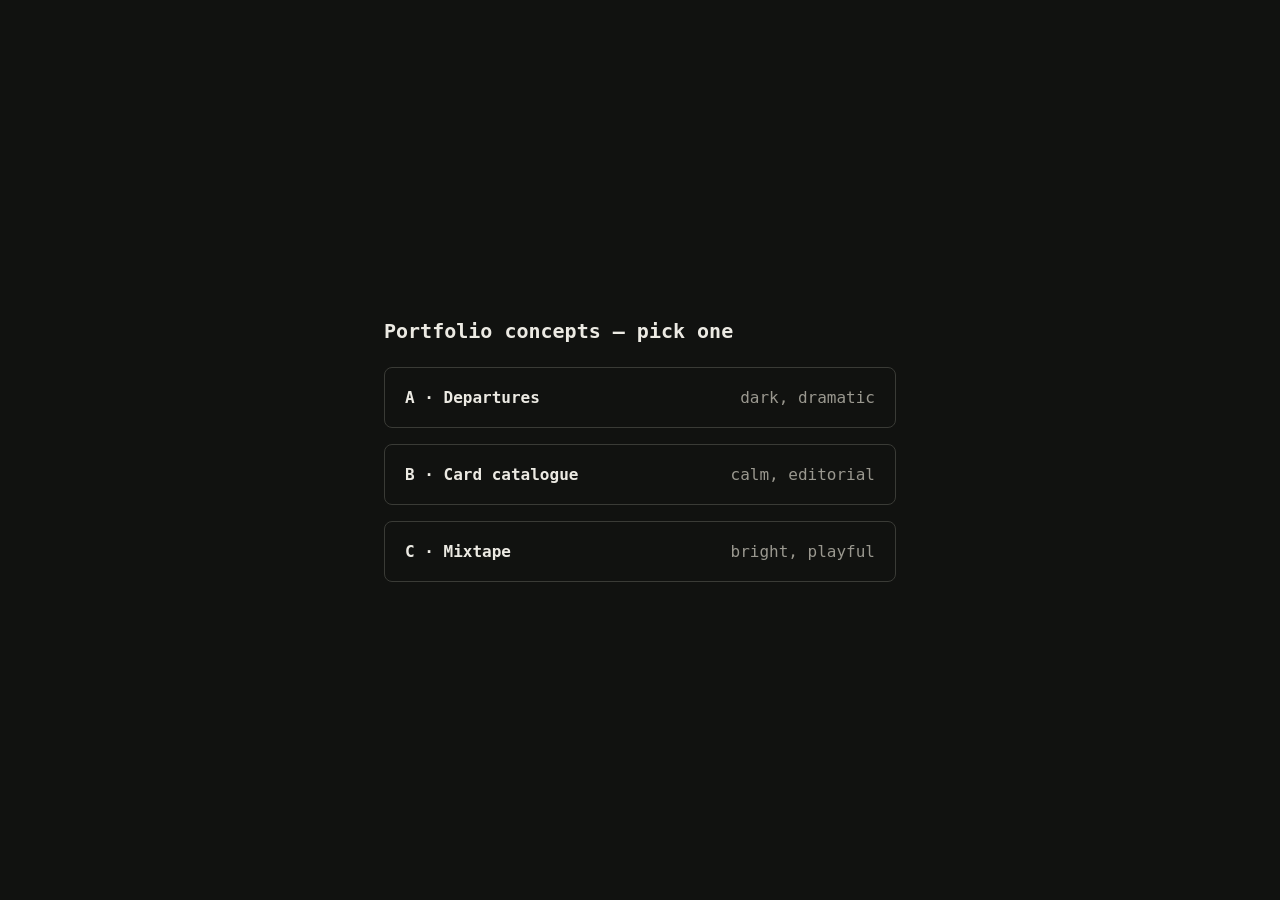
<file: concepts.html>
<!doctype html>
<html lang="en-GB">
<head>
  <meta charset="utf-8">
  <meta name="viewport" content="width=device-width, initial-scale=1">
  <title>Abdulsamad Aliyu, portfolio concepts</title>
  <meta name="robots" content="noindex">
  <meta http-equiv="Content-Security-Policy" content="default-src 'self'; script-src 'self'; style-src 'self'; font-src 'self'; img-src 'self' data:; connect-src 'self'; manifest-src 'self'; worker-src 'self'; object-src 'none'; base-uri 'self'; form-action 'none'">
  <meta name="referrer" content="strict-origin-when-cross-origin">
  <meta name="theme-color" content="#111210">
  <link rel="icon" href="assets/departures/favicon.svg" type="image/svg+xml">
  <link rel="icon" href="assets/departures/favicon-32.png" sizes="32x32" type="image/png">
  <link rel="stylesheet" href="assets/picker.css">
</head>
<body>
  <main>
    <h1>Portfolio concepts — pick one</h1>
    <a href="departures/"><strong>A · Departures</strong><span>dark, dramatic</span></a>
    <a href="catalogue/"><strong>B · Card catalogue</strong><span>calm, editorial</span></a>
    <a href="mixtape/"><strong>C · Mixtape</strong><span>bright, playful</span></a>
  </main>
</body>
</html>
</file>
<file: assets/fonts/departures.css>
/* Fonts for the Departures concept, served from this site (latin and latin-ext subsets).
   All are licensed under the SIL Open Font License. */
/* latin-ext */
@font-face {
  font-family: 'Big Shoulders Display';
  font-style: normal;
  font-weight: 700;
  font-display: swap;
  src: url(big-shoulders-display-latin-ext.woff2) format('woff2');
  unicode-range: U+0100-02BA, U+02BD-02C5, U+02C7-02CC, U+02CE-02D7, U+02DD-02FF, U+0304, U+0308, U+0329, U+1D00-1DBF, U+1E00-1E9F, U+1EF2-1EFF, U+2020, U+20A0-20AB, U+20AD-20C4, U+2113, U+2C60-2C7F, U+A720-A7FF;
}
/* latin */
@font-face {
  font-family: 'Big Shoulders Display';
  font-style: normal;
  font-weight: 700;
  font-display: swap;
  src: url(big-shoulders-display-latin.woff2) format('woff2');
  unicode-range: U+0000-00FF, U+0131, U+0152-0153, U+02BB-02BC, U+02C6, U+02DA, U+02DC, U+0304, U+0308, U+0329, U+2000-206F, U+20AC, U+2122, U+2191, U+2193, U+2212, U+2215, U+FEFF, U+FFFD;
}
/* latin-ext */
@font-face {
  font-family: 'Big Shoulders Display';
  font-style: normal;
  font-weight: 900;
  font-display: swap;
  src: url(big-shoulders-display-latin-ext.woff2) format('woff2');
  unicode-range: U+0100-02BA, U+02BD-02C5, U+02C7-02CC, U+02CE-02D7, U+02DD-02FF, U+0304, U+0308, U+0329, U+1D00-1DBF, U+1E00-1E9F, U+1EF2-1EFF, U+2020, U+20A0-20AB, U+20AD-20C4, U+2113, U+2C60-2C7F, U+A720-A7FF;
}
/* latin */
@font-face {
  font-family: 'Big Shoulders Display';
  font-style: normal;
  font-weight: 900;
  font-display: swap;
  src: url(big-shoulders-display-latin.woff2) format('woff2');
  unicode-range: U+0000-00FF, U+0131, U+0152-0153, U+02BB-02BC, U+02C6, U+02DA, U+02DC, U+0304, U+0308, U+0329, U+2000-206F, U+20AC, U+2122, U+2191, U+2193, U+2212, U+2215, U+FEFF, U+FFFD;
}
/* latin-ext */
@font-face {
  font-family: 'IBM Plex Mono';
  font-style: normal;
  font-weight: 400;
  font-display: swap;
  src: url(ibm-plex-mono-400-latin-ext.woff2) format('woff2');
  unicode-range: U+0100-02BA, U+02BD-02C5, U+02C7-02CC, U+02CE-02D7, U+02DD-02FF, U+0304, U+0308, U+0329, U+1D00-1DBF, U+1E00-1E9F, U+1EF2-1EFF, U+2020, U+20A0-20AB, U+20AD-20C4, U+2113, U+2C60-2C7F, U+A720-A7FF;
}
/* latin */
@font-face {
  font-family: 'IBM Plex Mono';
  font-style: normal;
  font-weight: 400;
  font-display: swap;
  src: url(ibm-plex-mono-400-latin.woff2) format('woff2');
  unicode-range: U+0000-00FF, U+0131, U+0152-0153, U+02BB-02BC, U+02C6, U+02DA, U+02DC, U+0304, U+0308, U+0329, U+2000-206F, U+20AC, U+2122, U+2191, U+2193, U+2212, U+2215, U+FEFF, U+FFFD;
}
/* latin-ext */
@font-face {
  font-family: 'IBM Plex Mono';
  font-style: normal;
  font-weight: 500;
  font-display: swap;
  src: url(ibm-plex-mono-500-latin-ext.woff2) format('woff2');
  unicode-range: U+0100-02BA, U+02BD-02C5, U+02C7-02CC, U+02CE-02D7, U+02DD-02FF, U+0304, U+0308, U+0329, U+1D00-1DBF, U+1E00-1E9F, U+1EF2-1EFF, U+2020, U+20A0-20AB, U+20AD-20C4, U+2113, U+2C60-2C7F, U+A720-A7FF;
}
/* latin */
@font-face {
  font-family: 'IBM Plex Mono';
  font-style: normal;
  font-weight: 500;
  font-display: swap;
  src: url(ibm-plex-mono-500-latin.woff2) format('woff2');
  unicode-range: U+0000-00FF, U+0131, U+0152-0153, U+02BB-02BC, U+02C6, U+02DA, U+02DC, U+0304, U+0308, U+0329, U+2000-206F, U+20AC, U+2122, U+2191, U+2193, U+2212, U+2215, U+FEFF, U+FFFD;
}
/* latin-ext */
@font-face {
  font-family: 'IBM Plex Mono';
  font-style: normal;
  font-weight: 600;
  font-display: swap;
  src: url(ibm-plex-mono-600-latin-ext.woff2) format('woff2');
  unicode-range: U+0100-02BA, U+02BD-02C5, U+02C7-02CC, U+02CE-02D7, U+02DD-02FF, U+0304, U+0308, U+0329, U+1D00-1DBF, U+1E00-1E9F, U+1EF2-1EFF, U+2020, U+20A0-20AB, U+20AD-20C4, U+2113, U+2C60-2C7F, U+A720-A7FF;
}
/* latin */
@font-face {
  font-family: 'IBM Plex Mono';
  font-style: normal;
  font-weight: 600;
  font-display: swap;
  src: url(ibm-plex-mono-600-latin.woff2) format('woff2');
  unicode-range: U+0000-00FF, U+0131, U+0152-0153, U+02BB-02BC, U+02C6, U+02DA, U+02DC, U+0304, U+0308, U+0329, U+2000-206F, U+20AC, U+2122, U+2191, U+2193, U+2212, U+2215, U+FEFF, U+FFFD;
}
</file>
<file: departures/styles.css>
/* ===== Option A — Departures =====
   Change the accent here: try #FF6B2C, #7CD4FF or #B7F171 */
:root {
  --accent: #F2B705;
  --bg: #111210;
  --panel: #151614;
  --tile: #1E1F1C;
  --line: #2A2B27;
  --line-2: #3A3B36;
  --ink: #ECEAE3;
  --muted: #9A988F;
  --soft: #B5B3AA;
  --display: 'Big Shoulders Display', 'Arial Narrow', sans-serif;
  --mono: 'IBM Plex Mono', ui-monospace, Menlo, monospace;
}

* { box-sizing: border-box; }
html { scroll-behavior: smooth; }
body {
  margin: 0;
  background: var(--bg);
  color: var(--ink);
  font-family: var(--mono);
  font-size: 16px;
  line-height: 1.55;
  overflow-x: hidden;
}
a { color: var(--ink); }
a:hover { color: var(--accent); }
:focus-visible { outline: 2px solid var(--accent); outline-offset: 2px; }

.skip { position: absolute; left: -999px; top: 8px; background: var(--accent); color: var(--bg); padding: 10px 16px; z-index: 10; }
.skip:focus { left: 8px; }

.wrap { max-width: 1280px; margin: 0 auto; padding-left: 24px; padding-right: 24px; }
.stack { display: flex; flex-direction: column; gap: 12px; }
.stack-lg { display: flex; flex-direction: column; gap: 32px; }
.eyebrow { font-size: 13px; letter-spacing: .14em; text-transform: uppercase; }
.muted { color: var(--muted); }
.accent { color: var(--accent); }
.display { font-family: var(--display); font-weight: 900; text-transform: uppercase; margin: 0; }

/* Header */
.site-header { border-bottom: 1px solid var(--line); }
.header-inner { padding-top: 20px; padding-bottom: 20px; display: flex; flex-wrap: wrap; align-items: center; justify-content: space-between; gap: 16px; }
.brand { display: flex; align-items: center; gap: 12px; text-decoration: none; }
.brand-mark { display: inline-flex; align-items: center; justify-content: center; width: 44px; height: 44px; background: var(--accent); color: var(--bg); font-family: var(--display); font-weight: 900; font-size: 22px; border-radius: 4px; }
.nav { display: flex; flex-wrap: wrap; gap: 24px; font-size: 13px; letter-spacing: .12em; text-transform: uppercase; }
.nav a { text-decoration: none; padding: 12px 0; }
.clock { display: flex; align-items: baseline; gap: 10px; }
.clock-time { font-size: 20px; font-weight: 600; color: var(--accent); letter-spacing: .1em; }

/* Hero */
.hero { padding-top: 88px; padding-bottom: 72px; }
.boarding { display: flex; align-items: center; gap: 12px; letter-spacing: .18em; color: var(--accent); }
.dot { width: 10px; height: 10px; background: var(--accent); border-radius: 50%; display: inline-block; }
.hero-title { margin-top: 20px; font-size: clamp(44px, 13vw, 210px); line-height: .84; letter-spacing: -.01em; }
.hero-foot { margin-top: 48px; display: grid; grid-template-columns: repeat(auto-fit, minmax(min(360px, 100%), 1fr)); gap: 40px; align-items: end; }
.lede { margin: 0; font-size: 20px; line-height: 1.6; max-width: 560px; text-wrap: pretty; }
.actions { display: flex; flex-wrap: wrap; gap: 16px; }

.btn { display: inline-flex; align-items: center; gap: 10px; min-height: 52px; padding: 0 24px; text-decoration: none; font-weight: 600; letter-spacing: .08em; text-transform: uppercase; font-size: 14px; border-radius: 4px; }
.btn-accent { background: var(--accent); color: var(--bg); }
.btn-accent:hover { color: var(--bg); filter: brightness(1.08); }
.btn-ghost { border: 1px solid var(--line-2); }
.btn-dark { background: var(--bg); color: var(--ink); text-transform: none; letter-spacing: 0; font-size: 16px; min-height: 56px; padding: 0 28px; }
.btn-dark:hover { color: var(--accent); }
.btn-outline-dark { border: 2px solid var(--bg); color: var(--bg); text-transform: none; letter-spacing: 0; font-size: 16px; min-height: 56px; padding: 0 28px; }
.btn-outline-dark:hover { background: var(--bg); color: var(--accent); }

/* Split-flap tiles */
.tiles { margin: 0; display: flex; flex-wrap: wrap; gap: 6px; }
.tile {
  display: inline-flex; align-items: center; justify-content: center; position: relative;
  width: 52px; height: 72px; font-size: 52px;
  background: var(--tile); color: var(--ink); border-radius: 4px;
  font-family: var(--display); font-weight: 900;
  box-shadow: inset 0 -2px 0 rgba(0,0,0,.5);
  animation: flip .7s cubic-bezier(.2,.7,.2,1) both;
}
.tile::after { content: ""; position: absolute; left: 0; right: 0; top: 50%; height: 1px; background: #0A0A09; }
@keyframes flip {
  0% { transform: perspective(400px) rotateX(-95deg); opacity: 0; }
  60% { transform: perspective(400px) rotateX(12deg); opacity: 1; }
  100% { transform: perspective(400px) rotateX(0); }
}

/* Board */
.work { padding-top: 40px; padding-bottom: 32px; }
.work-head { display: flex; flex-wrap: wrap; align-items: flex-end; justify-content: space-between; gap: 24px; }
.filters { display: flex; flex-wrap: wrap; gap: 10px; }
.chip {
  all: unset; box-sizing: border-box; min-height: 44px; padding: 0 18px;
  display: inline-flex; align-items: center; border: 1px solid var(--line-2); border-radius: 999px;
  cursor: pointer; font-family: var(--mono); font-size: 13px; letter-spacing: .08em; text-transform: uppercase; color: var(--ink);
}
.chip:hover { border-color: var(--accent); }
.chip:focus-visible { outline: 2px solid var(--accent); outline-offset: 2px; }
.chip[aria-pressed="true"] { background: var(--ink); color: var(--bg); border-color: var(--ink); }

.board { margin-top: 32px; border: 1px solid var(--line); border-radius: 8px; background: var(--panel); overflow-x: auto; }
.board-inner { min-width: 860px; }
.grid-cols { display: grid; grid-template-columns: 96px minmax(0,1.6fr) minmax(0,1.2fr) minmax(0,1fr) 170px; gap: 16px; }
.board-head { padding: 14px 20px; font-size: 12px; letter-spacing: .16em; text-transform: uppercase; color: var(--muted); }

.row {
  all: unset; box-sizing: border-box;
  display: grid; grid-template-columns: 96px minmax(0,1.6fr) minmax(0,1.2fr) minmax(0,1fr) 170px; gap: 16px;
  align-items: center; width: 100%; padding: 18px 20px; border-top: 1px solid var(--line); cursor: pointer;
}
.row { position: relative; } /* keeps the hidden screen-reader copy of the name inside the board's scroll area */
/* rows wait folded until the board scrolls into view, then roll in one by one */
html.js .rows .row:not(.in) { opacity: 0; transform: perspective(600px) rotateX(-80deg); }
.row.in { animation: rowin .55s cubic-bezier(.2,.7,.2,1) both; transform-origin: 50% 0; }
.row.final-call .status { color: var(--accent); }
.row.final-call[aria-pressed="true"] .status { color: var(--bg); }
.row.final-call .status-dot { animation: blink .5s steps(2, start) infinite; }
.row:hover { background: #1A1B18; }
.row:focus-visible { outline: 2px solid var(--accent); outline-offset: -2px; }
.row[aria-pressed="true"] { background: var(--accent); color: var(--bg); }
.row[aria-pressed="true"] .soft { color: var(--bg); }
.row-year { font-weight: 600; font-size: 15px; }
.row-name { font-family: var(--display); font-weight: 700; font-size: 28px; line-height: 1.1; text-transform: uppercase; }
.soft { font-size: 14px; color: var(--soft); }
.status { display: flex; align-items: center; gap: 8px; font-size: 13px; font-weight: 600; letter-spacing: .12em; text-transform: uppercase; }
.status-dot { width: 8px; height: 8px; border-radius: 50%; background: currentColor; display: inline-block; }
.empty { margin: 0; padding: 28px 20px; border-top: 1px solid var(--line); }
@keyframes rowin { from { transform: perspective(600px) rotateX(-70deg); opacity: 0; } to { transform: none; opacity: 1; } }

/* Boarding pass */
.pass-wrap { padding-top: 16px; padding-bottom: 96px; }
/* the printer: a dark slot the pass feeds out of */
.printer { position: relative; }
.slot-head { display: flex; justify-content: space-between; align-items: center; font-size: 11px; padding: 0 6px 10px; }
.slot-led { width: 8px; height: 8px; border-radius: 50%; background: var(--accent); box-shadow: 0 0 8px var(--accent); }
.slot { position: relative; z-index: 2; height: 16px; border-radius: 8px; background: #050505; border: 1px solid var(--line-2); box-shadow: inset 0 4px 8px rgba(0,0,0,.95); }
.paper { position: relative; overflow: hidden; margin: -8px 14px 0; padding: 8px 0 24px; }
.pass { display: flex; flex-wrap: wrap; background: var(--ink); color: var(--bg); border-radius: 0 0 14px 14px; min-height: 120px; }
/* until it prints, the pass sits out of sight above the slot */
html.js:not(.calm) .pass.waiting { transform: translateY(-105%); visibility: hidden; }
html.js:not(.calm) .pass.waiting > * { display: none; }
.pass.printing { animation: print 1.25s cubic-bezier(.3,.6,.25,1) both; }
.pass.tearing .pass-stub { animation: tear .4s cubic-bezier(.5,0,.8,.4) forwards; transform-origin: 0 0; }
.pass.retracting { animation: retract .38s ease-in forwards; }
/* a slightly stuttering feed, like a thermal printer */
@keyframes print {
  0%   { transform: translateY(-105%); }
  30%  { transform: translateY(-62%); }
  36%  { transform: translateY(-60%); }
  62%  { transform: translateY(-18%); }
  68%  { transform: translateY(-16%); }
  92%  { transform: translateY(1.5%); }
  100% { transform: translateY(0); }
}
@keyframes tear { to { transform: translateY(80px) rotate(9deg); opacity: 0; } }
@keyframes retract { to { transform: translateY(-105%); } }
.pass a { color: var(--ink); }
.pass-main { flex: 999 1 560px; min-width: 0; padding: 40px; display: flex; flex-direction: column; gap: 20px; }
.pass-meta { display: flex; flex-wrap: wrap; justify-content: space-between; gap: 12px; font-size: 12px; letter-spacing: .18em; text-transform: uppercase; }
.pass-title { font-size: clamp(44px, 6vw, 84px); line-height: .9; }
.pass-summary { margin: 0; font-size: 17px; max-width: 620px; text-wrap: pretty; }
.pass-grid { display: grid; grid-template-columns: repeat(auto-fit, minmax(min(160px, 100%), 1fr)); gap: 20px; padding-top: 20px; border-top: 1px solid #C9C6BB; }
.pass-grid div, .stub-grid div { display: flex; flex-direction: column; gap: 4px; }
.label { font-size: 11px; letter-spacing: .16em; text-transform: uppercase; color: #5B5A54; }
.pass-stub { flex: 1 1 280px; padding: 40px; border-left: 2px dashed #A9A69B; display: flex; flex-direction: column; justify-content: space-between; gap: 24px; background: #E2DFD5; border-radius: 0 0 14px 14px; }
.stub-grid { display: grid; grid-template-columns: repeat(2, minmax(0, 1fr)); gap: 20px; }
.stub-grid strong { font-weight: 600; }
.barcode { height: 56px; background: repeating-linear-gradient(90deg, var(--bg) 0 2px, transparent 2px 5px, var(--bg) 5px 6px, transparent 6px 10px, var(--bg) 10px 13px, transparent 13px 15px); }
.btn-pass { justify-content: center; background: var(--bg); color: var(--ink); }
.btn-pass:hover { color: var(--accent) !important; }

/* About */
.about { border-top: 1px solid var(--line); }
.two-col { padding-top: 96px; padding-bottom: 96px; display: grid; grid-template-columns: repeat(auto-fit, minmax(min(420px, 100%), 1fr)); gap: 56px; }
.section-title { font-size: clamp(48px, 7vw, 104px); line-height: .9; }
.body-lg { margin: 0; font-size: 18px; text-wrap: pretty; }
.facts { margin: 0; display: flex; flex-direction: column; }
.facts div { display: grid; grid-template-columns: 160px minmax(0, 1fr); gap: 16px; padding: 16px 0; border-top: 1px solid var(--line); }
.facts div:last-child { border-bottom: 1px solid var(--line); }
.facts dt { font-size: 12px; letter-spacing: .16em; text-transform: uppercase; color: var(--muted); }
.facts dd { margin: 0; }

/* Contact */
.contact { background: var(--accent); color: var(--bg); }
.contact .wrap { padding-top: 96px; padding-bottom: 96px; }
.contact-title { font-size: clamp(56px, 10vw, 168px); line-height: .85; }

.footer { padding-top: 28px; padding-bottom: 28px; display: flex; flex-wrap: wrap; justify-content: space-between; gap: 12px; font-size: 12px; }
.footer a { text-decoration: none; color: var(--muted); }

.blink { animation: blink 1.1s steps(2, start) infinite; }
@keyframes blink { to { visibility: hidden; } }

@media (max-width: 520px) {
  .facts div { grid-template-columns: 1fr; gap: 4px; }
  .pass-main, .pass-stub { padding: 28px; }
}
/* Without scripts there is no Calm switch, so the device setting decides. */
@media (prefers-reduced-motion: reduce) {
  html:not(.js) { scroll-behavior: auto; }
  html:not(.js) .tile, html:not(.js) .blink { animation: none; }
}

/* ===== Added with the functionality pass: nothing below changes the screen design ===== */
[hidden] { display: none !important; }
.sr-only { position: absolute; width: 1px; height: 1px; margin: -1px; padding: 0; overflow: hidden; clip-path: inset(50%); white-space: nowrap; border: 0; }
::view-transition-group(swap), ::view-transition-old(swap), ::view-transition-new(swap) { animation-duration: .25s; }

/* =====================================================================
   EXTRA EFFECTS (extras.js)
   ===================================================================== */
body { position: relative; }

/* --- Gate-change ticker --- */
.ticker { display: flex; align-items: stretch; height: 36px; background: #0A0A09; border-bottom: 1px solid var(--line); font-size: 12px; letter-spacing: .12em; text-transform: uppercase; }
.ticker-tag { flex: none; display: flex; align-items: center; padding: 0 14px; background: var(--accent); color: var(--bg); font-weight: 600; }
.ticker-viewport { flex: 1; overflow: hidden; position: relative; -webkit-mask-image: linear-gradient(90deg, transparent, #000 4%, #000 96%, transparent); mask-image: linear-gradient(90deg, transparent, #000 4%, #000 96%, transparent); }
.ticker-track { display: flex; width: max-content; height: 100%; animation: ticker var(--ticker-duration, 45s) linear infinite; }
.ticker-track ul { display: flex; align-items: center; gap: 48px; margin: 0; padding: 0 24px; list-style: none; white-space: nowrap; color: var(--soft); }
.ticker-track li { display: flex; align-items: center; gap: 12px; }
.ticker-dot { width: 6px; height: 6px; border-radius: 50%; background: var(--accent); }
.ticker:hover .ticker-track, .ticker:focus-within .ticker-track, .ticker.paused .ticker-track { animation-play-state: paused; }
.ticker-pause { all: unset; box-sizing: border-box; flex: none; width: 44px; display: inline-flex; align-items: center; justify-content: center; color: var(--ink); cursor: pointer; border-left: 1px solid var(--line); }
.ticker-pause:hover { color: var(--accent); }
.ticker-pause:focus-visible { outline: 2px solid var(--accent); outline-offset: -2px; }
.ticker-pause .i-play, .ticker.paused .ticker-pause .i-pause { display: none; }
.ticker.paused .ticker-pause .i-play { display: block; }
@keyframes ticker { to { transform: translateX(-50%); } }

/* --- Flip clock --- */
.clock-time { display: inline-flex; align-items: center; gap: 3px; min-height: 32px; letter-spacing: 0; }
.cd { position: relative; display: inline-block; width: 22px; height: 32px; perspective: 160px; font-size: 20px; font-weight: 600; color: var(--accent); }
.cd-half { position: absolute; left: 0; right: 0; height: 50%; overflow: hidden; background: var(--tile); }
.cd-half span { display: block; height: 32px; line-height: 32px; text-align: center; }
.cd-half.top { top: 0; border-radius: 3px 3px 0 0; border-bottom: 1px solid #0A0A09; }
.cd-half.bot { bottom: 0; border-radius: 0 0 3px 3px; }
.cd-half.bot span { margin-top: -16px; }
.cd-leaf { position: absolute; left: 0; right: 0; top: 0; height: 50%; transform-origin: 50% 100%; transform-style: preserve-3d; animation: leaf .45s cubic-bezier(.55,0,.75,.4) forwards; z-index: 2; }
.cd-leaf .cd-half { top: 0; bottom: auto; height: 100%; backface-visibility: hidden; -webkit-backface-visibility: hidden; }
.cd-leaf .back { transform: rotateX(180deg); border-radius: 0 0 3px 3px; border-bottom: 0; }
.cd-sep { color: var(--accent); font-weight: 600; font-size: 20px; padding: 0 1px; }
@keyframes leaf { to { transform: rotateX(-180deg); } }

/* --- Hover-flip tiles --- */
.tile.flipping { animation: hoverflip .4s cubic-bezier(.3,.6,.3,1) both; }
@keyframes hoverflip { 0% { transform: perspective(400px) rotateX(0); } 45% { transform: perspective(400px) rotateX(-90deg); } 100% { transform: perspective(400px) rotateX(0); } }

/* --- Ghost boarding pass --- */
.ghost { position: fixed; left: 0; top: 0; z-index: 50; width: 260px; padding: 14px 16px; border-radius: 10px; background: rgba(236,234,227,.94); color: var(--bg); box-shadow: 0 18px 40px rgba(0,0,0,.45); pointer-events: none; opacity: 0; transition: opacity .18s ease; font-size: 11px; letter-spacing: .12em; text-transform: uppercase; }
.ghost.show { opacity: 1; }
.ghost-top, .ghost-bottom { display: flex; justify-content: space-between; gap: 8px; }
.ghost-name { margin: 8px 0 10px; font-family: var(--display); font-weight: 900; font-size: 30px; line-height: 1; letter-spacing: 0; }
.ghost-bottom { padding-top: 8px; border-top: 1px dashed #8E8B80; color: #5B5A54; }

/* --- Passport stamp --- */
.copy-btn { position: relative; cursor: pointer; font-family: inherit; background: transparent; }
.stamp-mark {
  position: absolute; left: 50%; top: 50%; padding: 6px 12px;
  border: 3px double #A3161A; border-radius: 6px; color: #A3161A;
  font-size: 15px; font-weight: 700; letter-spacing: .14em; text-transform: uppercase; white-space: nowrap;
  transform: translate(-50%, -50%) rotate(-12deg) scale(2.4); opacity: 0; pointer-events: none;
  text-shadow: 0 0 1px #A3161A; background: rgba(242,183,5,.35);
}
.copy-btn.stamped, .copy-btn.stamped:hover { background: transparent; color: transparent; } /* label hides while the stamp shows */
.copy-btn.stamped { animation: thump .28s ease-out; }
.copy-btn.stamped .stamp-mark { animation: stamp 2.2s cubic-bezier(.2,.9,.3,1.2) forwards; }
@keyframes stamp {
  0%   { opacity: 0; transform: translate(-50%, -50%) rotate(-12deg) scale(2.4); }
  10%  { opacity: 1; transform: translate(-50%, -50%) rotate(-12deg) scale(.92); }
  16%  { transform: translate(-50%, -50%) rotate(-12deg) scale(1.05); }
  22%  { transform: translate(-50%, -50%) rotate(-12deg) scale(1); }
  80%  { opacity: .95; }
  100% { opacity: 0; transform: translate(-50%, -50%) rotate(-12deg) scale(1); }
}
@keyframes thump { 0%, 100% { transform: none; } 40% { transform: translateY(2px) scale(.97); } }

/* --- Landing: runway + typed headline --- */
.contact { position: relative; transform-origin: 50% 100%; }
.contact.pre { transform: perspective(1400px) rotateX(58deg); }
.contact.landing { animation: runway 1.1s cubic-bezier(.2,.7,.2,1) both; }
@keyframes runway { from { transform: perspective(1400px) rotateX(58deg); opacity: .35; } to { transform: none; opacity: 1; } }
.runway { position: absolute; left: 0; right: 0; top: 34px; height: 4px; background: repeating-linear-gradient(90deg, rgba(17,18,16,.55) 0 40px, transparent 40px 80px); }
.contact.landing .runway { animation: rush 1.4s cubic-bezier(.1,.6,.3,1) both; }
@keyframes rush { from { background-position: 0 0; } to { background-position: -480px 0; } }
.contact.pre .ch { opacity: 0; }
.typed .w { display: inline-block; white-space: nowrap; }
.typed .ch { opacity: 0; }
.typed .ch.on { opacity: 1; }
.caret { display: inline-block; width: .08em; height: .8em; margin-left: .04em; background: currentColor; vertical-align: -.05em; animation: blink 1s steps(2, start) infinite; }
.caret.done { display: none; }

/* --- Plane + dotted route --- */
.flight { position: absolute; left: 0; top: 0; width: 100%; z-index: 5; pointer-events: none; overflow: hidden; }
.flight svg { display: block; }
.route { stroke: #3A3B36; stroke-width: 2.5; stroke-linecap: round; stroke-dasharray: .1 10; }
.route-flown { stroke: var(--accent); stroke-width: 2.5; stroke-linecap: round; stroke-dasharray: .1 10; }
.plane path { fill: #111210; stroke: #ECEAE3; stroke-width: 1.2; stroke-linejoin: round; }
.plane { transition: opacity .3s; }
.plane.landed path { stroke: #111210; fill: #ECEAE3; }

/* --- Sound toggle --- */
.sound-toggle { all: unset; box-sizing: border-box; position: fixed; right: 16px; bottom: 16px; z-index: 40; display: inline-flex; align-items: center; gap: 8px; min-height: 44px; padding: 0 14px; border-radius: 999px; background: rgba(21,22,20,.92); border: 1px solid var(--line-2); color: var(--ink); cursor: pointer; font-size: 11px; letter-spacing: .14em; text-transform: uppercase; }
.sound-toggle:hover { border-color: var(--accent); }
.sound-toggle:focus-visible { outline: 2px solid var(--accent); outline-offset: 2px; }
.sound-toggle .wave { display: none; }
.sound-toggle[aria-pressed="true"] { color: var(--accent); }
.sound-toggle[aria-pressed="true"] .wave { display: inline; }
.sound-toggle[aria-pressed="true"] .mute { display: none; }

@media (max-width: 640px) {
  .ticker-tag { display: none; }
  .sound-label { display: none; }
  .sound-toggle { padding: 0; width: 44px; justify-content: center; }
}
#lostFound { align-self: flex-start; } /* its natural width, so the plane can park beside it */
.footer { padding-bottom: 84px; } /* room for the sound button at the very bottom */

/* =====================================================================
   CALM MODE — set from the footer switch or the device's reduce-motion
   setting (html.calm). Every animation off, everything shown at once.
   ===================================================================== */
html.calm { scroll-behavior: auto; }
html.calm .tile, html.calm .tile.flipping, html.calm .row.in, html.calm .blink,
html.calm .row.final-call .status-dot, html.calm .pass.printing,
html.calm .pass.tearing .pass-stub, html.calm .pass.retracting,
html.calm .copy-btn.stamped, html.calm .contact.landing .runway,
html.calm .cd-leaf, html.calm .caret { animation: none; }
html.calm .rows .row:not(.in) { opacity: 1; transform: none; }
html.calm .ticker-track { animation: none; }
html.calm .ticker-track ul[aria-hidden] { display: none; }
html.calm .ticker-viewport { overflow-x: auto; }
html.calm .contact.pre, html.calm .contact.landing { animation: none; transform: none; opacity: 1; }
html.calm .typed .ch { opacity: 1; }
html.calm .caret, html.calm .replay { display: none; }
html.calm .copy-btn.stamped .stamp-mark { animation: none; opacity: 1; transform: translate(-50%, -50%) rotate(-12deg); }

/* --- Footer controls: motion switch + replay --- */
.footer { align-items: center; }
.footer-controls { display: flex; flex-wrap: wrap; align-items: center; gap: 12px 24px; }
.motion-switch { display: inline-flex; align-items: center; gap: 4px; padding: 3px; border: 1px solid var(--line-2); border-radius: 999px; }
.motion-switch span { padding: 0 8px 0 10px; }
.motion-switch button, .replay {
  all: unset; box-sizing: border-box; cursor: pointer; min-height: 32px; padding: 0 12px; border-radius: 999px;
  display: inline-flex; align-items: center; font-size: 12px; letter-spacing: .14em; text-transform: uppercase; color: var(--muted);
}
.motion-switch button[aria-pressed="true"] { background: var(--ink); color: var(--bg); }
.motion-switch button:hover, .replay:hover { color: var(--accent); }
.motion-switch button[aria-pressed="true"]:hover { color: var(--bg); }
.motion-switch button:focus-visible, .replay:focus-visible { outline: 2px solid var(--accent); outline-offset: 2px; }
.replay { min-height: 44px; padding: 0; }
.motion-switch button { min-height: 38px; }

/* --- Power-on intro --- */
.intro, .intro-skip { display: none; }
html.intro-on body { overflow: hidden; }
html.intro-on .intro {
  display: flex; position: fixed; inset: 0; z-index: 100; align-items: center; justify-content: center;
  background: radial-gradient(ellipse at 50% 45%, #121310 0%, #050505 70%); cursor: pointer;
}
html.intro-on .intro-skip {
  display: inline-flex; position: fixed; z-index: 101; right: 16px; bottom: 16px; align-items: center;
  min-height: 44px; padding: 0 18px; border-radius: 999px; border: 1px solid var(--line-2); background: #0A0A09;
  color: var(--ink); font: inherit; font-size: 11px; letter-spacing: .14em; text-transform: uppercase; cursor: pointer;
}
.intro-skip:hover { border-color: var(--accent); color: var(--accent); }
.intro-skip:focus-visible { outline: 2px solid var(--accent); outline-offset: 2px; }
.intro-board { display: flex; flex-direction: column; align-items: center; gap: 22px; width: 100%; padding: 24px; opacity: 0; }
.intro.power .intro-board { animation: flicker .5s steps(1, end) forwards; }
@keyframes flicker { 0% { opacity: 0; } 12% { opacity: .7; } 22% { opacity: .1; } 34% { opacity: .9; } 46% { opacity: .3; } 60%, 100% { opacity: 1; } }
.intro-scan { position: absolute; left: 0; right: 0; top: 0; transform: translateY(-4px); height: 2px; background: var(--accent); box-shadow: 0 0 24px 4px rgba(242,183,5,.5); opacity: 0; }
.intro.power .intro-scan { animation: scan .7s cubic-bezier(.4,0,.2,1) forwards; }
@keyframes scan { 0% { transform: translateY(-4px); opacity: 1; } 90% { opacity: .8; } 100% { transform: translateY(100vh); opacity: 0; } }
.intro-sub { text-align: center; font-size: 12px; letter-spacing: .24em; text-transform: uppercase; color: var(--muted); }
.intro-status { color: var(--accent); min-height: 1.5em; }
.intro-tiles { display: flex; flex-wrap: wrap; justify-content: center; gap: 14px 22px; }
.intro-word { display: flex; gap: 4px; }
.itile {
  --w: clamp(24px, 6.4vw, 60px);
  position: relative; display: inline-flex; align-items: center; justify-content: center;
  width: var(--w); height: calc(var(--w) * 1.38); border-radius: 4px; background: #0F100E;
  font-family: var(--display); font-weight: 900; font-size: calc(var(--w) * .82); color: transparent;
  transition: background .15s, box-shadow .3s;
}
.itile::after { content: ""; position: absolute; left: 0; right: 0; top: 50%; height: 1px; background: #050505; }
.itile.lit { background: var(--tile); color: var(--ink); box-shadow: inset 0 -2px 0 rgba(0,0,0,.5), 0 0 18px rgba(242,183,5,.08); animation: flip .45s cubic-bezier(.2,.7,.2,1) both; }
.intro-word:last-child .itile.lit { color: var(--accent); }
.intro.off { animation: introOff .6s cubic-bezier(.6,0,.4,1) forwards; }
@keyframes introOff { to { opacity: 0; transform: scale(1.06); filter: blur(2px); } }
@media (max-width: 640px) { .footer-controls { gap: 8px 16px; } }

/* These controls need scripts, so they stay away without them. */
html:not(.js) .ticker, html:not(.js) .sound-toggle, html:not(.js) .motion-switch,
html:not(.js) .replay, html:not(.js) .copy-btn { display: none; }
</file>
<file: shared/print.css>
/* ===== Print summary, shared by all three concepts =====
   Linked with media="print", so nothing here reaches the screen. The page is
   swapped for the plain summary that site.js builds from content.js. */
@media print {
  @page { margin: 16mm; }
  html, body { background: #fff !important; color: #000 !important; }
  body { font: 10.5pt/1.4 Helvetica, Arial, sans-serif !important; overflow: visible !important; }
  body > *:not(.print-cv) { display: none !important; }
  .print-cv { display: block !important; }
  .print-cv .p-name { margin: 0; font-size: 22pt; font-weight: bold; line-height: 1.1; }
  .print-cv h2 { margin: 14pt 0 5pt; padding-bottom: 2pt; border-bottom: 1px solid #000; font-size: 10pt; letter-spacing: .08em; text-transform: uppercase; }
  .print-cv h3 { display: flex; justify-content: space-between; gap: 12pt; margin: 6pt 0 1pt; font-size: 10.5pt; }
  .print-cv h3 span { flex: none; font-weight: normal; }
  .print-cv p { margin: 0 0 2pt; }
  .print-cv ul { margin: 2pt 0; padding-left: 14pt; }
  .print-cv .p-head { font-size: 12pt; }
  .print-cv .p-contact { margin-bottom: 6pt; }
  .print-cv .p-meta { font-style: italic; }
  .print-cv .p-item { break-inside: avoid; }
}
</file>
<file: assets/fonts/catalogue.css>
/* Fonts for the Catalogue concept, served from this site (latin and latin-ext subsets).
   All are licensed under the SIL Open Font License. */
/* latin-ext */
@font-face {
  font-family: 'Courier Prime';
  font-style: normal;
  font-weight: 400;
  font-display: swap;
  src: url(courier-prime-400-latin-ext.woff2) format('woff2');
  unicode-range: U+0100-02BA, U+02BD-02C5, U+02C7-02CC, U+02CE-02D7, U+02DD-02FF, U+0304, U+0308, U+0329, U+1D00-1DBF, U+1E00-1E9F, U+1EF2-1EFF, U+2020, U+20A0-20AB, U+20AD-20C4, U+2113, U+2C60-2C7F, U+A720-A7FF;
}
/* latin */
@font-face {
  font-family: 'Courier Prime';
  font-style: normal;
  font-weight: 400;
  font-display: swap;
  src: url(courier-prime-400-latin.woff2) format('woff2');
  unicode-range: U+0000-00FF, U+0131, U+0152-0153, U+02BB-02BC, U+02C6, U+02DA, U+02DC, U+0304, U+0308, U+0329, U+2000-206F, U+20AC, U+2122, U+2191, U+2193, U+2212, U+2215, U+FEFF, U+FFFD;
}
/* latin-ext */
@font-face {
  font-family: 'Courier Prime';
  font-style: normal;
  font-weight: 700;
  font-display: swap;
  src: url(courier-prime-700-latin-ext.woff2) format('woff2');
  unicode-range: U+0100-02BA, U+02BD-02C5, U+02C7-02CC, U+02CE-02D7, U+02DD-02FF, U+0304, U+0308, U+0329, U+1D00-1DBF, U+1E00-1E9F, U+1EF2-1EFF, U+2020, U+20A0-20AB, U+20AD-20C4, U+2113, U+2C60-2C7F, U+A720-A7FF;
}
/* latin */
@font-face {
  font-family: 'Courier Prime';
  font-style: normal;
  font-weight: 700;
  font-display: swap;
  src: url(courier-prime-700-latin.woff2) format('woff2');
  unicode-range: U+0000-00FF, U+0131, U+0152-0153, U+02BB-02BC, U+02C6, U+02DA, U+02DC, U+0304, U+0308, U+0329, U+2000-206F, U+20AC, U+2122, U+2191, U+2193, U+2212, U+2215, U+FEFF, U+FFFD;
}
/* latin-ext */
@font-face {
  font-family: 'Instrument Sans';
  font-style: normal;
  font-weight: 400;
  font-stretch: 100%;
  font-display: swap;
  src: url(instrument-sans-latin-ext.woff2) format('woff2');
  unicode-range: U+0100-02BA, U+02BD-02C5, U+02C7-02CC, U+02CE-02D7, U+02DD-02FF, U+0304, U+0308, U+0329, U+1D00-1DBF, U+1E00-1E9F, U+1EF2-1EFF, U+2020, U+20A0-20AB, U+20AD-20C4, U+2113, U+2C60-2C7F, U+A720-A7FF;
}
/* latin */
@font-face {
  font-family: 'Instrument Sans';
  font-style: normal;
  font-weight: 400;
  font-stretch: 100%;
  font-display: swap;
  src: url(instrument-sans-latin.woff2) format('woff2');
  unicode-range: U+0000-00FF, U+0131, U+0152-0153, U+02BB-02BC, U+02C6, U+02DA, U+02DC, U+0304, U+0308, U+0329, U+2000-206F, U+20AC, U+2122, U+2191, U+2193, U+2212, U+2215, U+FEFF, U+FFFD;
}
/* latin-ext */
@font-face {
  font-family: 'Instrument Sans';
  font-style: normal;
  font-weight: 500;
  font-stretch: 100%;
  font-display: swap;
  src: url(instrument-sans-latin-ext.woff2) format('woff2');
  unicode-range: U+0100-02BA, U+02BD-02C5, U+02C7-02CC, U+02CE-02D7, U+02DD-02FF, U+0304, U+0308, U+0329, U+1D00-1DBF, U+1E00-1E9F, U+1EF2-1EFF, U+2020, U+20A0-20AB, U+20AD-20C4, U+2113, U+2C60-2C7F, U+A720-A7FF;
}
/* latin */
@font-face {
  font-family: 'Instrument Sans';
  font-style: normal;
  font-weight: 500;
  font-stretch: 100%;
  font-display: swap;
  src: url(instrument-sans-latin.woff2) format('woff2');
  unicode-range: U+0000-00FF, U+0131, U+0152-0153, U+02BB-02BC, U+02C6, U+02DA, U+02DC, U+0304, U+0308, U+0329, U+2000-206F, U+20AC, U+2122, U+2191, U+2193, U+2212, U+2215, U+FEFF, U+FFFD;
}
/* latin-ext */
@font-face {
  font-family: 'Instrument Sans';
  font-style: normal;
  font-weight: 600;
  font-stretch: 100%;
  font-display: swap;
  src: url(instrument-sans-latin-ext.woff2) format('woff2');
  unicode-range: U+0100-02BA, U+02BD-02C5, U+02C7-02CC, U+02CE-02D7, U+02DD-02FF, U+0304, U+0308, U+0329, U+1D00-1DBF, U+1E00-1E9F, U+1EF2-1EFF, U+2020, U+20A0-20AB, U+20AD-20C4, U+2113, U+2C60-2C7F, U+A720-A7FF;
}
/* latin */
@font-face {
  font-family: 'Instrument Sans';
  font-style: normal;
  font-weight: 600;
  font-stretch: 100%;
  font-display: swap;
  src: url(instrument-sans-latin.woff2) format('woff2');
  unicode-range: U+0000-00FF, U+0131, U+0152-0153, U+02BB-02BC, U+02C6, U+02DA, U+02DC, U+0304, U+0308, U+0329, U+2000-206F, U+20AC, U+2122, U+2191, U+2193, U+2212, U+2215, U+FEFF, U+FFFD;
}
/* latin-ext */
@font-face {
  font-family: 'Syne';
  font-style: normal;
  font-weight: 600;
  font-display: swap;
  src: url(syne-latin-ext.woff2) format('woff2');
  unicode-range: U+0100-02BA, U+02BD-02C5, U+02C7-02CC, U+02CE-02D7, U+02DD-02FF, U+0304, U+0308, U+0329, U+1D00-1DBF, U+1E00-1E9F, U+1EF2-1EFF, U+2020, U+20A0-20AB, U+20AD-20C4, U+2113, U+2C60-2C7F, U+A720-A7FF;
}
/* latin */
@font-face {
  font-family: 'Syne';
  font-style: normal;
  font-weight: 600;
  font-display: swap;
  src: url(syne-latin.woff2) format('woff2');
  unicode-range: U+0000-00FF, U+0131, U+0152-0153, U+02BB-02BC, U+02C6, U+02DA, U+02DC, U+0304, U+0308, U+0329, U+2000-206F, U+20AC, U+2122, U+2191, U+2193, U+2212, U+2215, U+FEFF, U+FFFD;
}
/* latin-ext */
@font-face {
  font-family: 'Syne';
  font-style: normal;
  font-weight: 800;
  font-display: swap;
  src: url(syne-latin-ext.woff2) format('woff2');
  unicode-range: U+0100-02BA, U+02BD-02C5, U+02C7-02CC, U+02CE-02D7, U+02DD-02FF, U+0304, U+0308, U+0329, U+1D00-1DBF, U+1E00-1E9F, U+1EF2-1EFF, U+2020, U+20A0-20AB, U+20AD-20C4, U+2113, U+2C60-2C7F, U+A720-A7FF;
}
/* latin */
@font-face {
  font-family: 'Syne';
  font-style: normal;
  font-weight: 800;
  font-display: swap;
  src: url(syne-latin.woff2) format('woff2');
  unicode-range: U+0000-00FF, U+0131, U+0152-0153, U+02BB-02BC, U+02C6, U+02DA, U+02DC, U+0304, U+0308, U+0329, U+2000-206F, U+20AC, U+2122, U+2191, U+2193, U+2212, U+2215, U+FEFF, U+FFFD;
}
</file>
<file: catalogue/styles.css>
/* ===== Option B — Card catalogue =====
   Change the accent here: try #2E6BE4, #1F9D6B or #B04FD6 */
:root {
  --accent: #E4572E;
  --bg: #E8EDF1;
  --bg-2: #DCE3E9;
  --tab: #D5DDE4;
  --paper: #FBFCFD;
  --ink: #14213D;
  --ink-line: #3A4766;
  --rule: #C9D8E6;
  --display: 'Syne', sans-serif;
  --sans: 'Instrument Sans', 'Helvetica Neue', sans-serif;
  --type: 'Courier Prime', 'Courier New', monospace;
  /* card tilt is set in script.js (TILT = false for straight cards) */
}

* { box-sizing: border-box; }
html { scroll-behavior: smooth; }
body { margin: 0; background: var(--bg); color: var(--ink); font-family: var(--sans); font-size: 17px; line-height: 1.55; overflow-x: hidden; }
a { color: var(--ink); }
a:hover { color: var(--accent); }
:focus-visible { outline: 2px solid var(--accent); outline-offset: 2px; }
.skip { position: absolute; left: -999px; top: 8px; background: var(--ink); color: var(--paper); padding: 10px 16px; z-index: 10; }
.skip:focus { left: 8px; }

.wrap { max-width: 1280px; margin: 0 auto; padding-left: 24px; padding-right: 24px; }
.stack { display: flex; flex-direction: column; gap: 10px; }
.typewriter { font-family: var(--type); font-size: 15px; }
.bold { font-weight: 700; }
.accent { color: var(--accent); }
.display { font-family: var(--display); font-weight: 800; margin: 0; }

.site-header { padding-top: 24px; padding-bottom: 24px; display: flex; flex-wrap: wrap; align-items: center; justify-content: space-between; gap: 16px; }
.brand { font-family: var(--display); font-weight: 800; font-size: 24px; text-decoration: none; letter-spacing: -.02em; }
.nav { display: flex; flex-wrap: wrap; gap: 28px; }
.nav a { padding: 12px 0; }

/* Hero */
.hero { padding-top: 64px; padding-bottom: 80px; display: flex; flex-wrap: wrap; align-items: center; gap: 48px; }
.hero-text { flex: 999 1 640px; min-width: 0; display: flex; flex-direction: column; gap: 28px; }
/* Sized so the longest word of the name fits its column: about 10.2em wide.
   Below 976px the stamp sits under the text; above it, beside it (240px + 48px gap). */
.hero-title { font-size: clamp(26px, calc((100vw - 48px) / 10.2), 90px); line-height: .9; letter-spacing: -.04em; }
@media (min-width: 976px) { .hero-title { font-size: clamp(60px, calc((100vw - 336px) / 10.2), 92px); } }
.lede { margin: 0; max-width: 600px; font-size: 21px; text-wrap: pretty; }
.hero-stamp { flex: 1 1 240px; display: flex; justify-content: center; color: var(--ink); }
.stamp { animation: spin 24s linear infinite; transform-origin: 50% 50%; }
.stamp-fill { fill: var(--accent); }
@keyframes spin { to { transform: rotate(360deg); } }

.actions { display: flex; flex-wrap: wrap; gap: 14px; }
.btn { display: inline-flex; align-items: center; min-height: 54px; padding: 0 26px; text-decoration: none; font-weight: 600; border-radius: 999px; }
.btn-ink { background: var(--ink); color: var(--paper); }
.btn-ink:hover { color: var(--paper); background: var(--accent); }
.btn-outline { border: 1.5px solid var(--ink); }
.btn-paper { background: var(--paper); color: var(--ink); min-height: 56px; padding: 0 28px; }
.btn-outline-light { border: 1.5px solid var(--paper); color: var(--paper); min-height: 56px; padding: 0 28px; }
.btn-outline-light:hover { background: var(--paper); color: var(--ink); }

/* Index / drawer */
.index { background: var(--bg-2); border-top: 1.5px solid var(--ink); border-bottom: 1.5px solid var(--ink); }
.index-inner { padding-top: 88px; padding-bottom: 96px; display: flex; flex-direction: column; gap: 40px; }
.index-head { display: flex; flex-wrap: wrap; align-items: flex-end; justify-content: space-between; gap: 24px; }
.section-title { font-size: clamp(44px, 6vw, 88px); line-height: .95; letter-spacing: -.03em; }
.pager { display: flex; align-items: center; gap: 12px; }
.navbtn { all: unset; box-sizing: border-box; cursor: pointer; width: 52px; height: 52px; display: inline-flex; align-items: center; justify-content: center; border: 1.5px solid var(--ink); border-radius: 50%; color: var(--ink); }
.navbtn:hover { background: var(--ink); color: var(--paper); }
.navbtn:focus-visible { outline: 2px solid var(--accent); outline-offset: 2px; }

.drawer { display: flex; flex-direction: column; }
.tabs { display: flex; gap: 8px; padding: 12px 20px 0; overflow-x: auto; }
.tab {
  all: unset; box-sizing: border-box; cursor: pointer; min-height: 56px; min-width: 120px; padding: 10px 18px 12px;
  display: flex; flex-direction: column; gap: 2px; background: var(--tab); color: var(--ink);
  border: 1.5px solid var(--ink); border-bottom: none; border-radius: 10px 10px 0 0;
  transition: transform .2s ease, background .2s ease;
}
.tab:hover { transform: translateY(-4px); }
.tab:focus-visible { outline: 2px solid var(--accent); outline-offset: 2px; }
.tab[aria-selected="true"] { background: var(--paper); transform: translateY(-8px); }
.tab-letter { font-family: var(--display); font-weight: 800; font-size: 20px; line-height: 1; }
.tab-short { font-family: var(--type); font-size: 12px; white-space: nowrap; }

.card-stack { position: relative; }
.card-shadow { position: absolute; border: 1.5px solid var(--ink); border-radius: 6px; }
.card-shadow.s2 { inset: 14px -14px -14px 14px; background: #C7D1DA; }
.card-shadow.s1 { inset: 7px -7px -7px 7px; background: #E1E7EC; }
.card {
  position: relative;
  background-color: var(--paper);
  background-image: repeating-linear-gradient(180deg, transparent 0 39px, var(--rule) 39px 40px);
  border: 1.5px solid var(--ink); border-radius: 6px;
  padding: 32px 40px 72px;
  font-family: var(--type); font-size: 17px; line-height: 40px;
  transition: transform .35s cubic-bezier(.2,.7,.2,1);
}
.card.pulled { animation: pull .4s cubic-bezier(.2,.7,.2,1); }
@keyframes pull { from { translate: 0 18px; opacity: .4; } to { translate: 0 0; opacity: 1; } }
.card-rule { height: 3px; background: var(--accent); margin: -32px -40px 29px; border-radius: 6px 6px 0 0; }
.card-meta { display: flex; flex-wrap: wrap; justify-content: space-between; gap: 8px 24px; }
.card-title { font-size: clamp(36px, 5vw, 64px); line-height: 80px; letter-spacing: -.03em; }
.card-fields { margin: 0; display: grid; grid-template-columns: 150px minmax(0, 1fr); column-gap: 20px; }
.card-fields dt { font-weight: 700; }
.card-fields dd { margin: 0; }
.card-link { display: flex; justify-content: flex-end; margin-top: 8px; }
.card-link a { font-weight: 700; color: var(--accent); }
.card-hole { position: absolute; left: 50%; bottom: 22px; width: 22px; height: 22px; margin-left: -11px; border-radius: 50%; background: var(--bg-2); border: 1.5px solid var(--ink); }

/* Profile */
.profile { padding-top: 96px; padding-bottom: 96px; display: flex; flex-wrap: wrap; gap: 56px; }
.profile-head { flex: 1 1 340px; }
.profile-body { flex: 999 1 560px; min-width: 0; display: flex; flex-direction: column; gap: 36px; }
.tags { list-style: none; margin: 0; padding: 0; display: flex; flex-wrap: wrap; gap: 10px; }
.tags li { display: inline-flex; align-items: center; min-height: 36px; padding: 0 14px; border: 1.5px solid var(--ink); border-radius: 999px; font-size: 14px; }
.facts { margin: 0; display: grid; grid-template-columns: repeat(auto-fit, minmax(min(200px, 100%), 1fr)); gap: 24px; }
.facts div { display: flex; flex-direction: column; gap: 4px; padding-top: 14px; border-top: 1.5px solid var(--ink); }
.facts dt { font-size: 14px; }
.facts dd { margin: 0; font-weight: 600; }

/* Write to me */
.write { background: var(--ink); color: var(--paper); }
.write a { color: var(--paper); }
.write-inner { padding-top: 96px; padding-bottom: 96px; display: flex; flex-direction: column; gap: 36px; }
.write-title { font-size: clamp(52px, 9vw, 150px); line-height: .9; letter-spacing: -.04em; }
.write .btn-paper { color: var(--ink); }
.footer { display: flex; flex-wrap: wrap; justify-content: space-between; gap: 12px; padding-top: 28px; border-top: 1px solid var(--ink-line); font-size: 14px; }

@media (max-width: 560px) {
  .card { padding: 28px 22px 64px; font-size: 15px; }
  .card-rule { margin: -28px -22px 25px; }
  .card-fields { grid-template-columns: 1fr; }
  .card-fields dt { line-height: 28px; margin-top: 6px; }
}
@media (prefers-reduced-motion: reduce) {
  html { scroll-behavior: auto; }
  .stamp, .card.pulled { animation: none; }
  .tab, .card { transition: none; }
}

/* ===== Added with the functionality pass: nothing below changes the screen design ===== */
[hidden] { display: none !important; }
.sr-only { position: absolute; width: 1px; height: 1px; margin: -1px; padding: 0; overflow: hidden; clip-path: inset(50%); white-space: nowrap; border: 0; }
::view-transition-group(swap), ::view-transition-old(swap), ::view-transition-new(swap) { animation-duration: .25s; }
</file>
<file: assets/fonts/mixtape.css>
/* Fonts for the Mixtape concept, served from this site (latin and latin-ext subsets).
   All are licensed under the SIL Open Font License. */
/* latin-ext */
@font-face {
  font-family: 'Bricolage Grotesque';
  font-style: normal;
  font-weight: 500;
  font-stretch: 100%;
  font-display: swap;
  src: url(bricolage-grotesque-latin-ext.woff2) format('woff2');
  unicode-range: U+0100-02BA, U+02BD-02C5, U+02C7-02CC, U+02CE-02D7, U+02DD-02FF, U+0304, U+0308, U+0329, U+1D00-1DBF, U+1E00-1E9F, U+1EF2-1EFF, U+2020, U+20A0-20AB, U+20AD-20C4, U+2113, U+2C60-2C7F, U+A720-A7FF;
}
/* latin */
@font-face {
  font-family: 'Bricolage Grotesque';
  font-style: normal;
  font-weight: 500;
  font-stretch: 100%;
  font-display: swap;
  src: url(bricolage-grotesque-latin.woff2) format('woff2');
  unicode-range: U+0000-00FF, U+0131, U+0152-0153, U+02BB-02BC, U+02C6, U+02DA, U+02DC, U+0304, U+0308, U+0329, U+2000-206F, U+20AC, U+2122, U+2191, U+2193, U+2212, U+2215, U+FEFF, U+FFFD;
}
/* latin-ext */
@font-face {
  font-family: 'Bricolage Grotesque';
  font-style: normal;
  font-weight: 800;
  font-stretch: 100%;
  font-display: swap;
  src: url(bricolage-grotesque-latin-ext.woff2) format('woff2');
  unicode-range: U+0100-02BA, U+02BD-02C5, U+02C7-02CC, U+02CE-02D7, U+02DD-02FF, U+0304, U+0308, U+0329, U+1D00-1DBF, U+1E00-1E9F, U+1EF2-1EFF, U+2020, U+20A0-20AB, U+20AD-20C4, U+2113, U+2C60-2C7F, U+A720-A7FF;
}
/* latin */
@font-face {
  font-family: 'Bricolage Grotesque';
  font-style: normal;
  font-weight: 800;
  font-stretch: 100%;
  font-display: swap;
  src: url(bricolage-grotesque-latin.woff2) format('woff2');
  unicode-range: U+0000-00FF, U+0131, U+0152-0153, U+02BB-02BC, U+02C6, U+02DA, U+02DC, U+0304, U+0308, U+0329, U+2000-206F, U+20AC, U+2122, U+2191, U+2193, U+2212, U+2215, U+FEFF, U+FFFD;
}
/* latin-ext */
@font-face {
  font-family: 'DM Mono';
  font-style: normal;
  font-weight: 400;
  font-display: swap;
  src: url(dm-mono-400-latin-ext.woff2) format('woff2');
  unicode-range: U+0100-02BA, U+02BD-02C5, U+02C7-02CC, U+02CE-02D7, U+02DD-02FF, U+0304, U+0308, U+0329, U+1D00-1DBF, U+1E00-1E9F, U+1EF2-1EFF, U+2020, U+20A0-20AB, U+20AD-20C4, U+2113, U+2C60-2C7F, U+A720-A7FF;
}
/* latin */
@font-face {
  font-family: 'DM Mono';
  font-style: normal;
  font-weight: 400;
  font-display: swap;
  src: url(dm-mono-400-latin.woff2) format('woff2');
  unicode-range: U+0000-00FF, U+0131, U+0152-0153, U+02BB-02BC, U+02C6, U+02DA, U+02DC, U+0304, U+0308, U+0329, U+2000-206F, U+20AC, U+2122, U+2191, U+2193, U+2212, U+2215, U+FEFF, U+FFFD;
}
/* latin-ext */
@font-face {
  font-family: 'DM Mono';
  font-style: normal;
  font-weight: 500;
  font-display: swap;
  src: url(dm-mono-500-latin-ext.woff2) format('woff2');
  unicode-range: U+0100-02BA, U+02BD-02C5, U+02C7-02CC, U+02CE-02D7, U+02DD-02FF, U+0304, U+0308, U+0329, U+1D00-1DBF, U+1E00-1E9F, U+1EF2-1EFF, U+2020, U+20A0-20AB, U+20AD-20C4, U+2113, U+2C60-2C7F, U+A720-A7FF;
}
/* latin */
@font-face {
  font-family: 'DM Mono';
  font-style: normal;
  font-weight: 500;
  font-display: swap;
  src: url(dm-mono-500-latin.woff2) format('woff2');
  unicode-range: U+0000-00FF, U+0131, U+0152-0153, U+02BB-02BC, U+02C6, U+02DA, U+02DC, U+0304, U+0308, U+0329, U+2000-206F, U+20AC, U+2122, U+2191, U+2193, U+2212, U+2215, U+FEFF, U+FFFD;
}
</file>
<file: mixtape/styles.css>
/* ===== Option C — Mixtape =====
   Change the accent here: try #FF8FC7, #FFB547 or #7FF0E0 */
:root {
  --accent: #D6F35A;
  --cobalt: #1F2BC4;
  --navy: #14197A;
  --navy-2: #2B3486;
  --white: #FFFFFF;
  --soft: #DCE0FF;
  --rule-light: #D5D8F2;
  --muted-navy: #3B437F;
  --display: 'Bricolage Grotesque', sans-serif;
  --mono: 'DM Mono', ui-monospace, monospace;
}

* { box-sizing: border-box; }
html { scroll-behavior: smooth; }
body { margin: 0; background: var(--cobalt); color: var(--white); font-family: var(--mono); font-size: 16px; line-height: 1.55; overflow-x: hidden; }
a { color: var(--white); }
a:hover { color: var(--accent); }
:focus-visible { outline: 3px solid var(--accent); outline-offset: 3px; }
.skip { position: absolute; left: -999px; top: 8px; background: var(--accent); color: var(--navy); padding: 10px 16px; z-index: 10; }
.skip:focus { left: 8px; }

.wrap { max-width: 1280px; margin: 0 auto; padding-left: 24px; padding-right: 24px; }
.stack { display: flex; flex-direction: column; gap: 12px; }
.small { font-size: 14px; }
.accent { color: var(--accent); }
.display { font-family: var(--display); font-weight: 800; margin: 0; letter-spacing: -.05em; }

.site-header { padding-top: 24px; padding-bottom: 24px; display: flex; flex-wrap: wrap; align-items: center; justify-content: space-between; gap: 16px; }
.brand { display: flex; align-items: center; gap: 10px; text-decoration: none; }
.brand-mark { font-family: var(--display); font-weight: 800; font-size: 26px; letter-spacing: -.03em; }
.pill { font-size: 13px; padding: 4px 10px; border: 1.5px solid var(--white); border-radius: 999px; }
.nav { display: flex; flex-wrap: wrap; gap: 28px; font-size: 14px; }
.nav a { padding: 12px 0; }

/* Hero + deck */
.hero { padding-top: 56px; padding-bottom: 96px; display: flex; flex-wrap: wrap; align-items: center; gap: 56px; }
.hero-text { flex: 999 1 560px; min-width: 0; display: flex; flex-direction: column; gap: 24px; }
.hero-title { font-size: clamp(48px, 7.4vw, 124px); line-height: .86; }
.lede { margin: 0; max-width: 540px; font-size: 19px; color: var(--soft); text-wrap: pretty; }
.lede.big { font-size: 21px; line-height: 1.5; color: var(--white); max-width: none; }

.deck-wrap { flex: 1 1 460px; min-width: 0; position: relative; }
.deck { background: var(--navy); border-radius: 22px; padding: 22px; box-shadow: 0 30px 60px rgba(10,12,70,.45); }
.label { background: var(--accent); color: var(--navy); border-radius: 12px; padding: 16px 20px 20px; display: flex; flex-direction: column; gap: 14px; }
.label-meta { display: flex; justify-content: space-between; gap: 12px; font-size: 13px; }
.label-title { font-family: var(--display); font-weight: 800; font-size: 30px; line-height: 1.05; letter-spacing: -.02em; }
.window { display: flex; align-items: center; justify-content: space-between; gap: 16px; background: var(--navy); border-radius: 999px; padding: 12px 22px; }
.tape { flex: 1; height: 26px; border-radius: 6px; background: var(--navy-2); border: 2px solid #3B45A8; }
.reel { animation: spin 2.4s linear infinite; animation-play-state: paused; transform-origin: 50% 50%; }
.progress { margin: 18px 6px 0; height: 6px; border-radius: 3px; background: var(--navy-2); overflow: hidden; }
.prog { height: 100%; width: 0; background: var(--white); animation: prog 14s linear infinite; animation-play-state: paused; }
.controls { display: flex; align-items: center; justify-content: center; gap: 18px; margin-top: 18px; }
.ctrl { all: unset; box-sizing: border-box; cursor: pointer; width: 56px; height: 56px; display: inline-flex; align-items: center; justify-content: center; border-radius: 50%; border: 2px solid var(--white); color: var(--white); }
.ctrl:hover { background: var(--white); color: var(--cobalt); }
.ctrl:focus-visible { outline: 3px solid var(--accent); outline-offset: 3px; }
.ctrl.big { width: 76px; height: 76px; background: var(--accent); border-color: var(--accent); color: var(--navy); }
.ctrl.big:hover { background: var(--white); border-color: var(--white); }
.icon-pause { display: none; }
.sticker { position: absolute; top: -26px; right: -8px; transform: rotate(-8deg); background: var(--white); color: var(--cobalt); font-family: var(--display); font-weight: 800; font-size: 15px; padding: 10px 16px; border-radius: 999px; transition: opacity .3s; }

/* Playing state */
body[data-playing="true"] .reel,
body[data-playing="true"] .prog,
body[data-playing="true"] .eq span { animation-play-state: running; }
body[data-playing="true"] .icon-play { display: none; }
body[data-playing="true"] .icon-pause { display: block; }
body[data-playing="true"] .sticker { opacity: 0; }

@keyframes spin { to { transform: rotate(360deg); } }
@keyframes prog { from { width: 0; } to { width: 100%; } }

/* Tracklist */
.tracks { background: var(--white); color: var(--navy); }
.tracks a { color: var(--navy); }
.split { padding-top: 96px; padding-bottom: 96px; display: flex; flex-wrap: wrap; gap: 56px; }
.split-head { flex: 1 1 320px; }
.split-body { flex: 999 1 640px; min-width: 0; display: flex; flex-direction: column; gap: 40px; }
.section-title { font-size: clamp(48px, 7vw, 104px); line-height: .9; }
.hint { margin: 8px 0 0; max-width: 320px; color: var(--muted-navy); }

.tracklist { display: flex; flex-direction: column; border-bottom: 2px solid var(--rule-light); }
.track {
  all: unset; box-sizing: border-box; cursor: pointer; width: 100%;
  display: grid; grid-template-columns: 64px minmax(0,1fr) minmax(0,.8fr) 90px 40px; gap: 16px; align-items: center;
  padding: 20px 8px; border-top: 2px solid var(--rule-light); color: var(--navy);
}
.track:hover { background: #F1F2FC; }
.track:focus-visible { outline: 3px solid var(--cobalt); outline-offset: 3px; }
.track[aria-pressed="true"] { background: #EEF0FF; }
.t-num { font-family: var(--display); font-weight: 800; font-size: 28px; color: var(--cobalt); }
.t-name { font-family: var(--display); font-weight: 800; font-size: 26px; line-height: 1.1; letter-spacing: -.02em; }
.t-meta { font-size: 14px; color: var(--muted-navy); }
.t-eq { display: flex; justify-content: flex-end; color: var(--cobalt); }
.eq { display: none; align-items: flex-end; gap: 3px; height: 20px; }
.track[aria-pressed="true"] .eq { display: flex; }
.eq span { width: 4px; background: currentColor; height: 30%; animation: eq .9s ease-in-out infinite alternate; animation-play-state: paused; }
.eq span:nth-child(2) { animation-delay: .2s; } .eq span:nth-child(3) { animation-delay: .4s; } .eq span:nth-child(4) { animation-delay: .1s; }
@keyframes eq { from { height: 20%; } to { height: 100%; } }

.notes { background: var(--cobalt); color: var(--white); border-radius: 22px; padding: 36px; display: flex; flex-direction: column; gap: 20px; }
.notes-meta { display: flex; flex-wrap: wrap; justify-content: space-between; gap: 8px 20px; font-size: 13px; color: var(--accent); }
.notes-title { font-size: clamp(36px, 4.5vw, 60px); line-height: .95; letter-spacing: -.04em; }
.notes-summary { margin: 0; font-size: 17px; color: var(--soft); max-width: 640px; }
.notes-grid { margin: 0; display: grid; grid-template-columns: repeat(auto-fit, minmax(min(170px, 100%), 1fr)); gap: 20px; padding-top: 20px; border-top: 2px solid rgba(255,255,255,.2); }
.notes-grid div { display: flex; flex-direction: column; gap: 4px; }
.notes-grid dt { font-size: 12px; color: var(--accent); }
.notes-grid dd { margin: 0; font-size: 15px; }

.btn { display: inline-flex; align-items: center; gap: 10px; min-height: 52px; padding: 0 24px; text-decoration: none; font-weight: 500; border-radius: 999px; }
.btn-accent { align-self: flex-start; background: var(--accent); color: var(--navy) !important; }
.btn-accent:hover { background: var(--white); }

/* Liner notes */
.credits { margin: 0; display: grid; grid-template-columns: repeat(auto-fit, minmax(min(240px, 100%), 1fr)); gap: 28px; }
.credits div { display: flex; flex-direction: column; gap: 6px; padding-top: 16px; border-top: 2px solid var(--white); }
.credits dt { font-size: 13px; color: var(--accent); }
.credits dd { margin: 0; font-family: var(--display); font-weight: 800; font-size: 22px; }

/* Booking */
.booking { background: var(--accent); color: var(--navy); }
.booking a { color: var(--navy); }
.booking-inner { padding-top: 96px; padding-bottom: 40px; display: flex; flex-direction: column; gap: 36px; }
.booking-title { font-size: clamp(56px, 10vw, 170px); line-height: .86; }
.actions { display: flex; flex-wrap: wrap; gap: 14px; }
.btn-navy { background: var(--navy); color: var(--white) !important; min-height: 56px; padding: 0 28px; }
.btn-outline-navy { border: 2px solid var(--navy); min-height: 56px; padding: 0 28px; }
.btn-outline-navy:hover { background: var(--navy); color: var(--accent) !important; }
.footer { display: flex; flex-wrap: wrap; justify-content: space-between; gap: 12px; margin-top: 40px; padding-top: 24px; border-top: 2px solid var(--navy); font-size: 13px; }

@media (max-width: 640px) {
  .track { grid-template-columns: 44px minmax(0,1fr) 40px; }
  .track .hide-sm { display: none; }
  .sticker { right: 8px; }
  .window { padding: 10px 14px; }
}
@media (prefers-reduced-motion: reduce) {
  html { scroll-behavior: auto; }
  .reel, .prog, .eq span { animation: none; }
}

/* ===== Added with the functionality pass: nothing below changes the screen design ===== */
[hidden] { display: none !important; }
.sr-only { position: absolute; width: 1px; height: 1px; margin: -1px; padding: 0; overflow: hidden; clip-path: inset(50%); white-space: nowrap; border: 0; }
::view-transition-group(swap), ::view-transition-old(swap), ::view-transition-new(swap) { animation-duration: .25s; }
</file>
<file: assets/picker.css>
/* Styles for the root picker page (moved out of index.html so no inline CSS is needed). */
body { margin: 0; min-height: 100vh; display: grid; place-items: center; background: #111210; color: #ECEAE3; font-family: ui-monospace, Menlo, monospace; }
main { padding: 24px; display: flex; flex-direction: column; gap: 16px; width: min(560px, 100%); box-sizing: border-box; }
h1 { margin: 0 0 8px; font-size: 20px; font-weight: 600; }
a { display: flex; justify-content: space-between; gap: 16px; padding: 20px; border: 1px solid #3A3B36; border-radius: 8px; color: inherit; text-decoration: none; }
a:hover, a:focus-visible { border-color: #F2B705; outline: none; }
span { color: #9A988F; }
</file>
